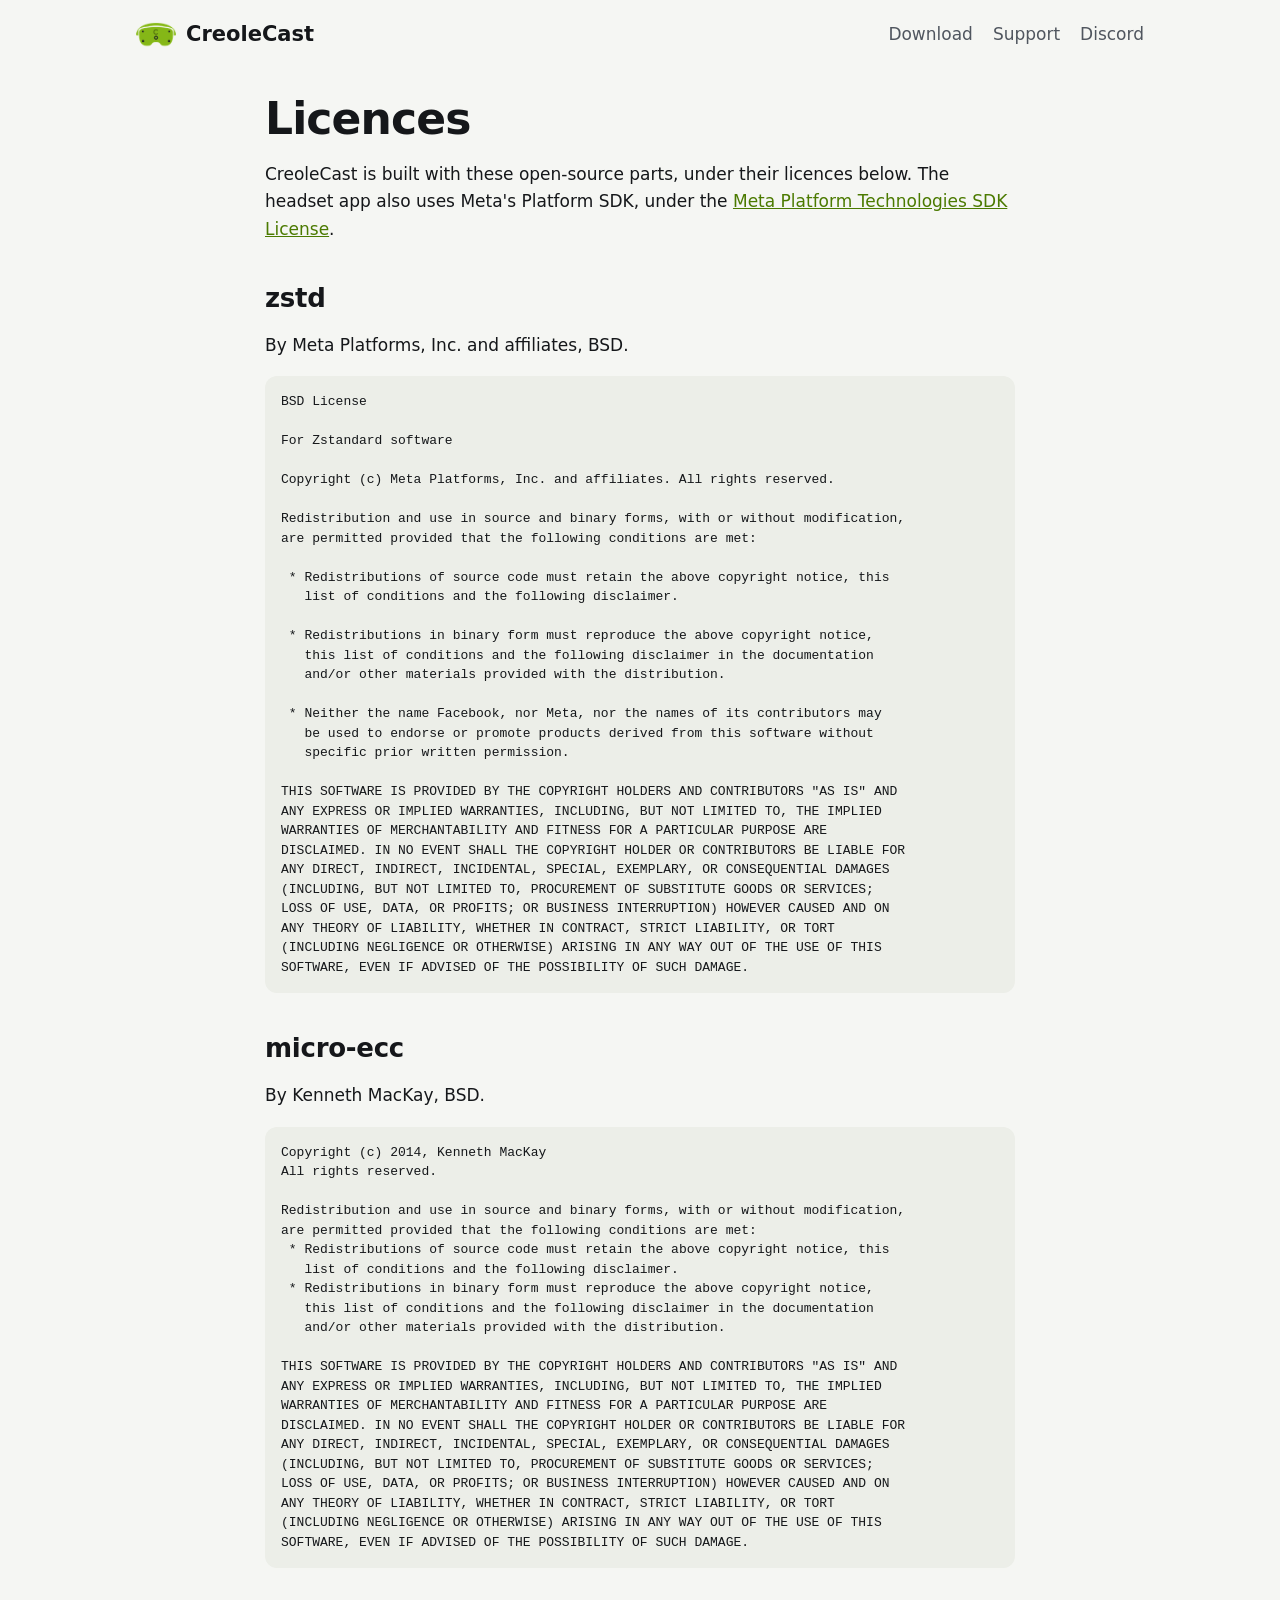
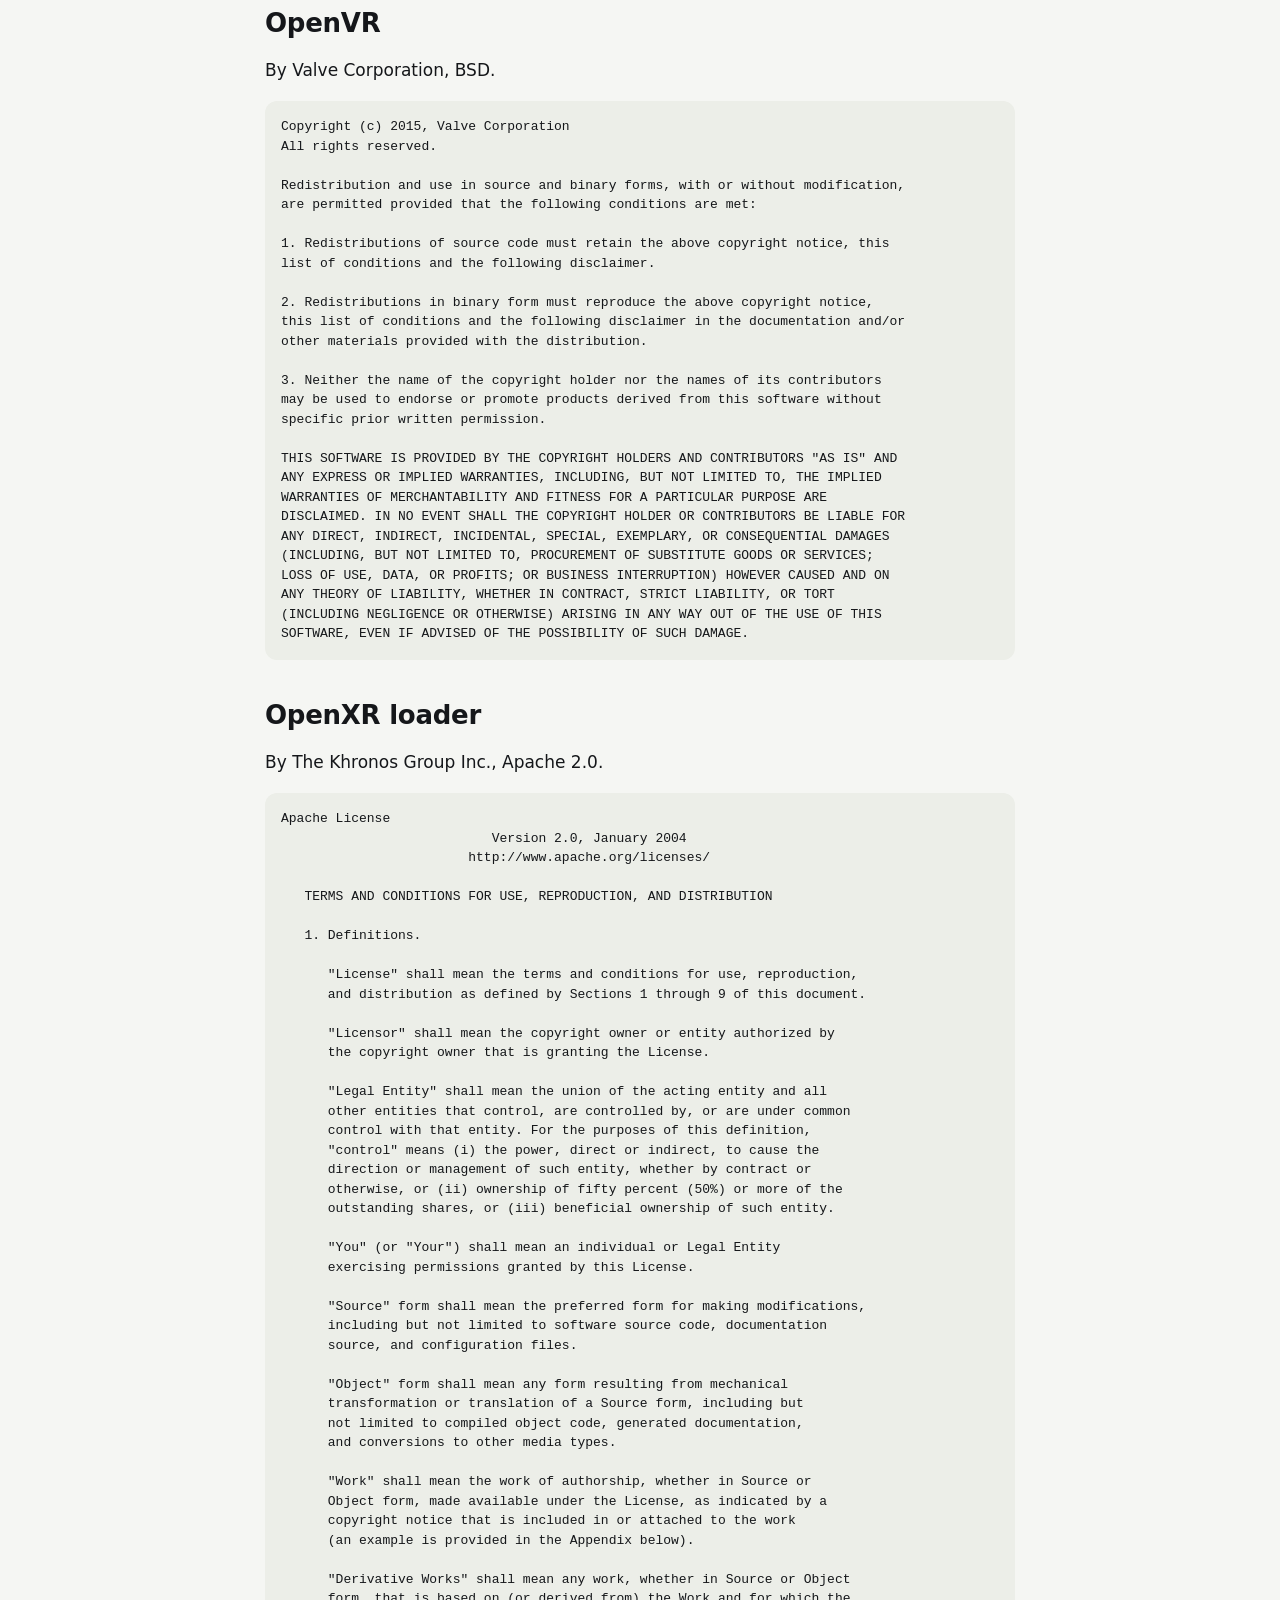
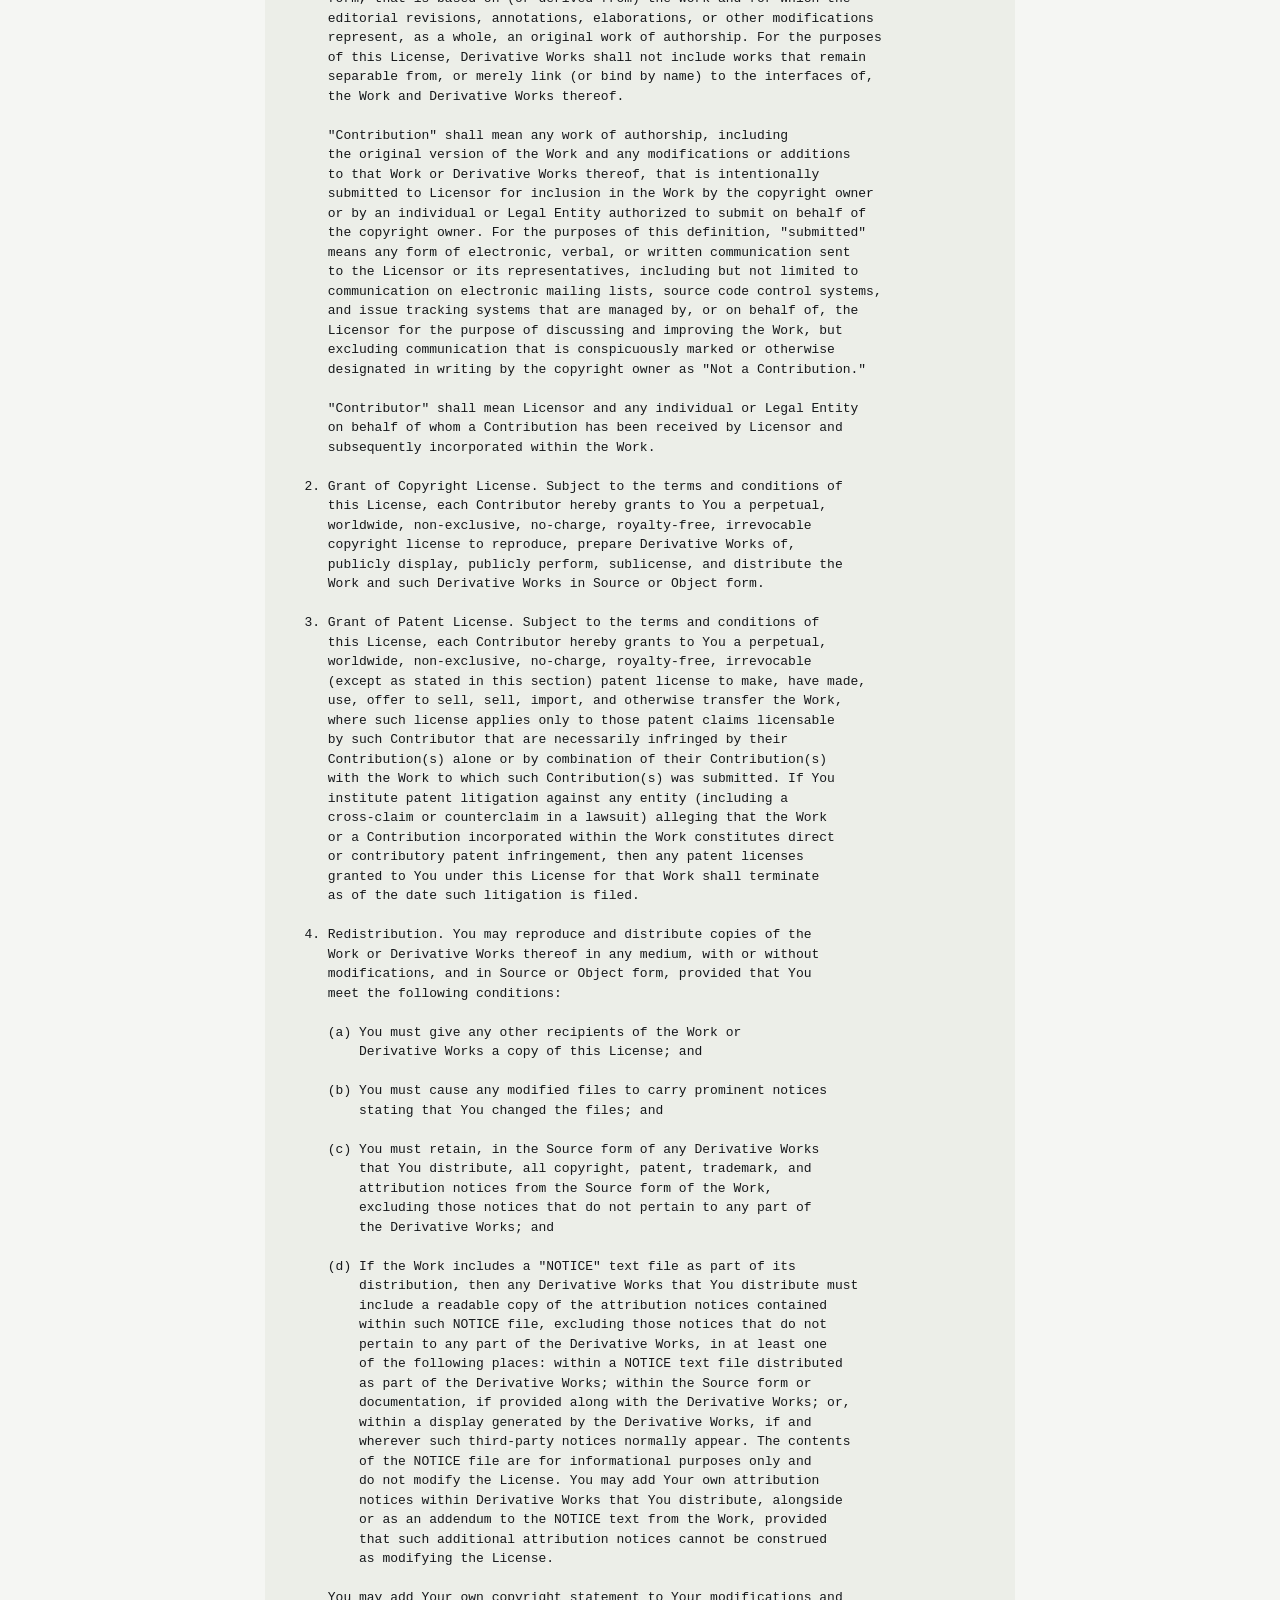
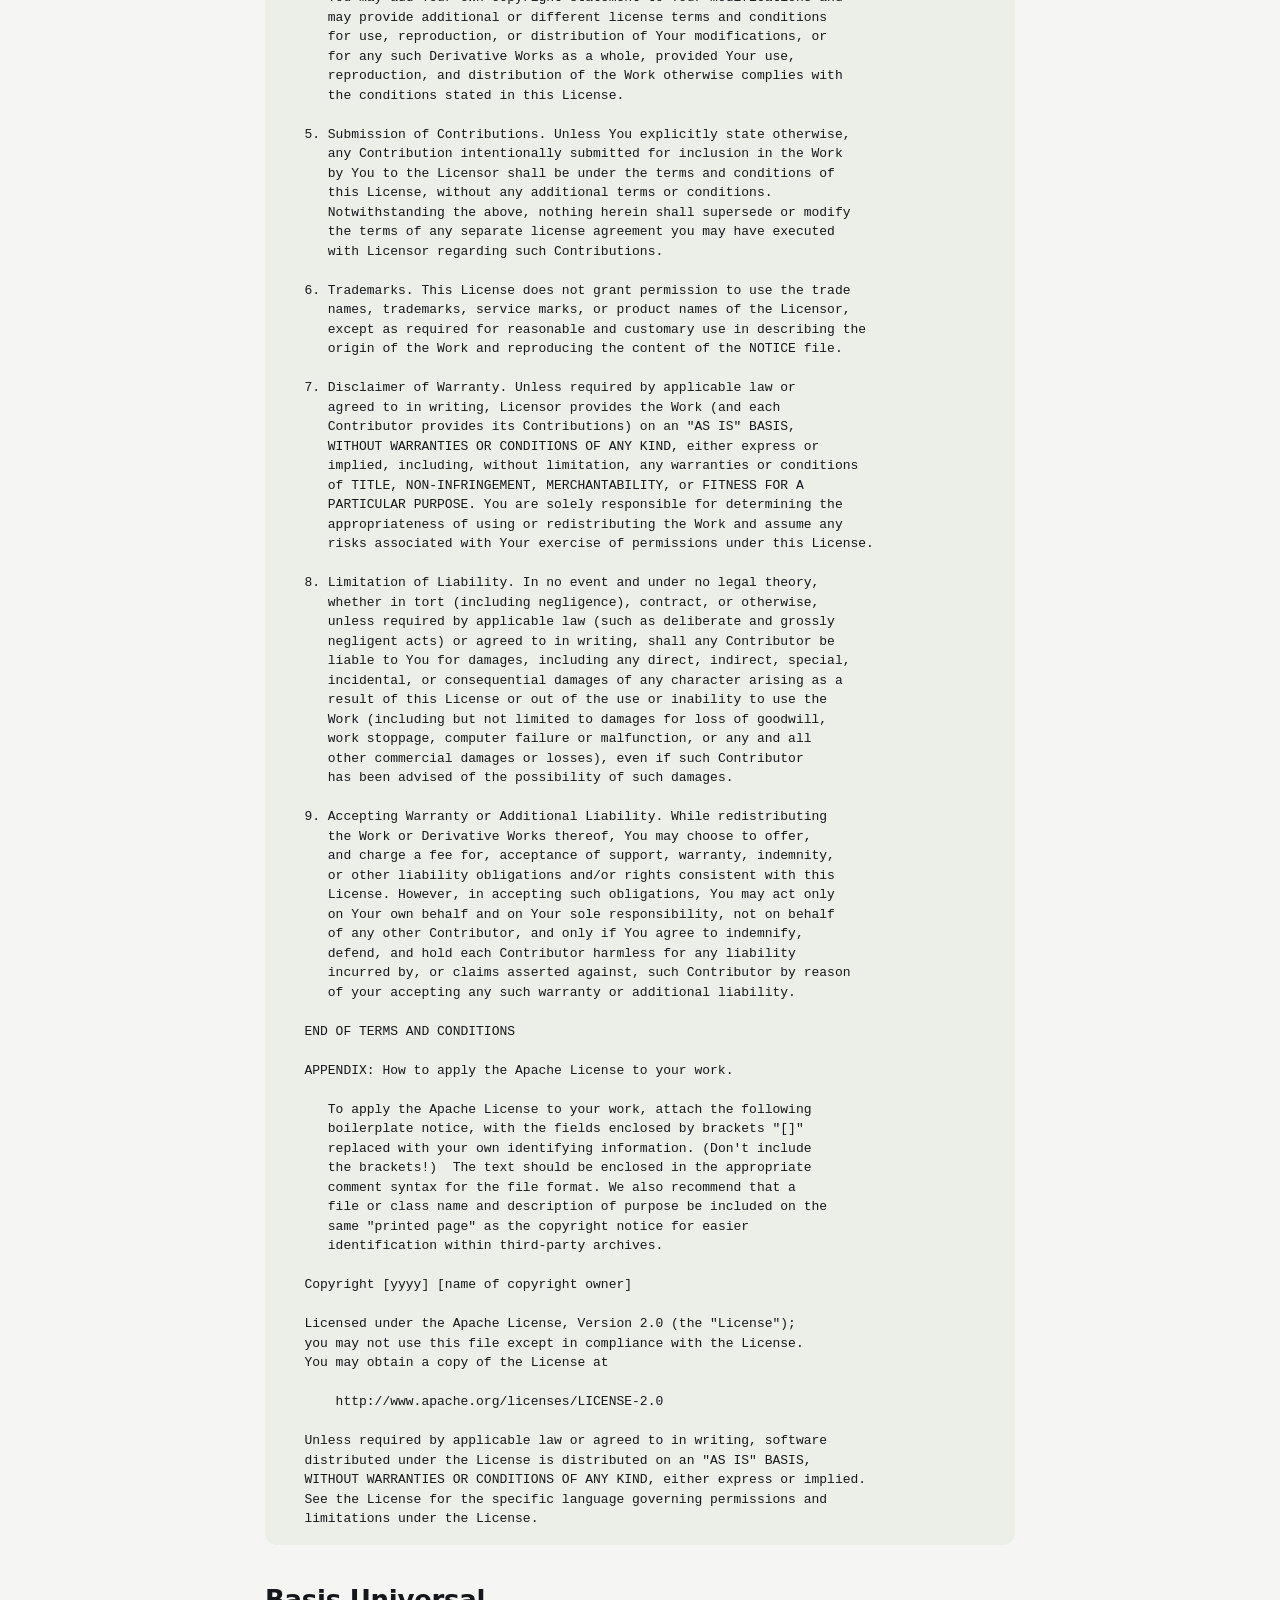
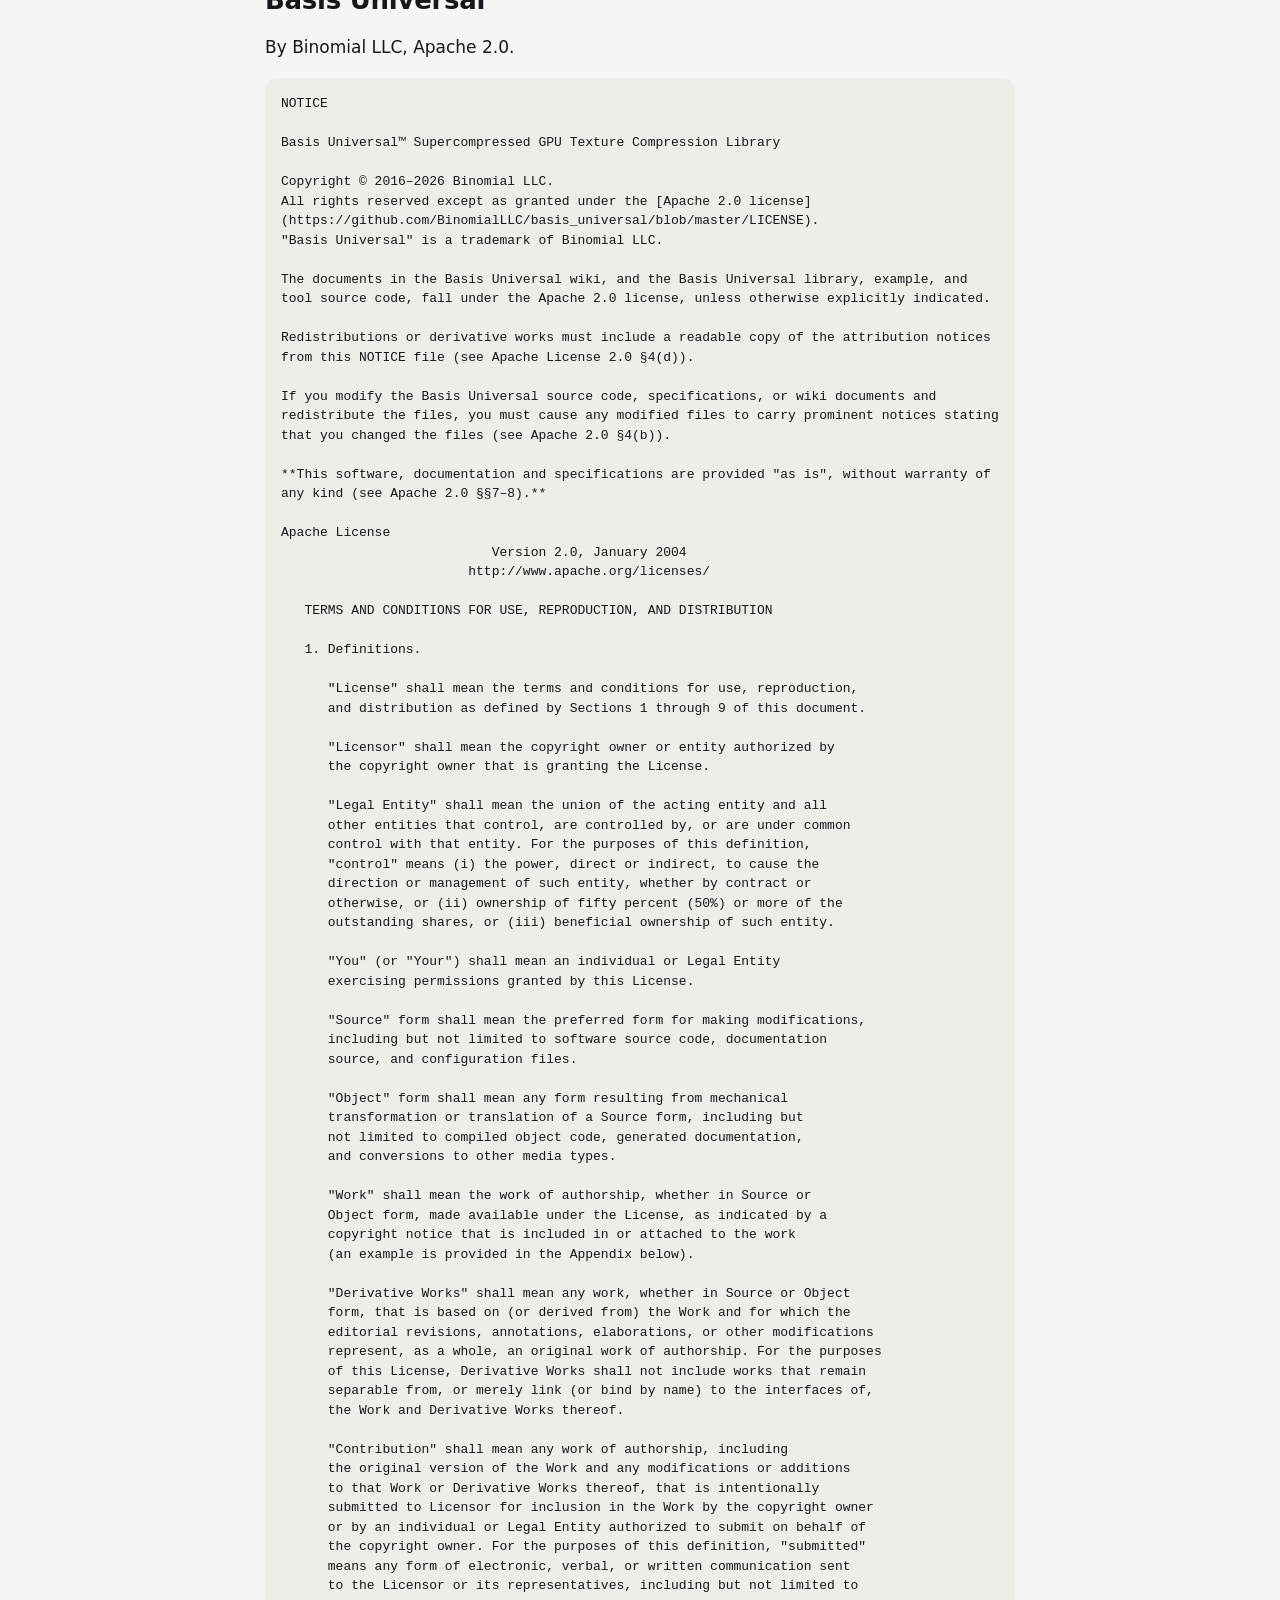
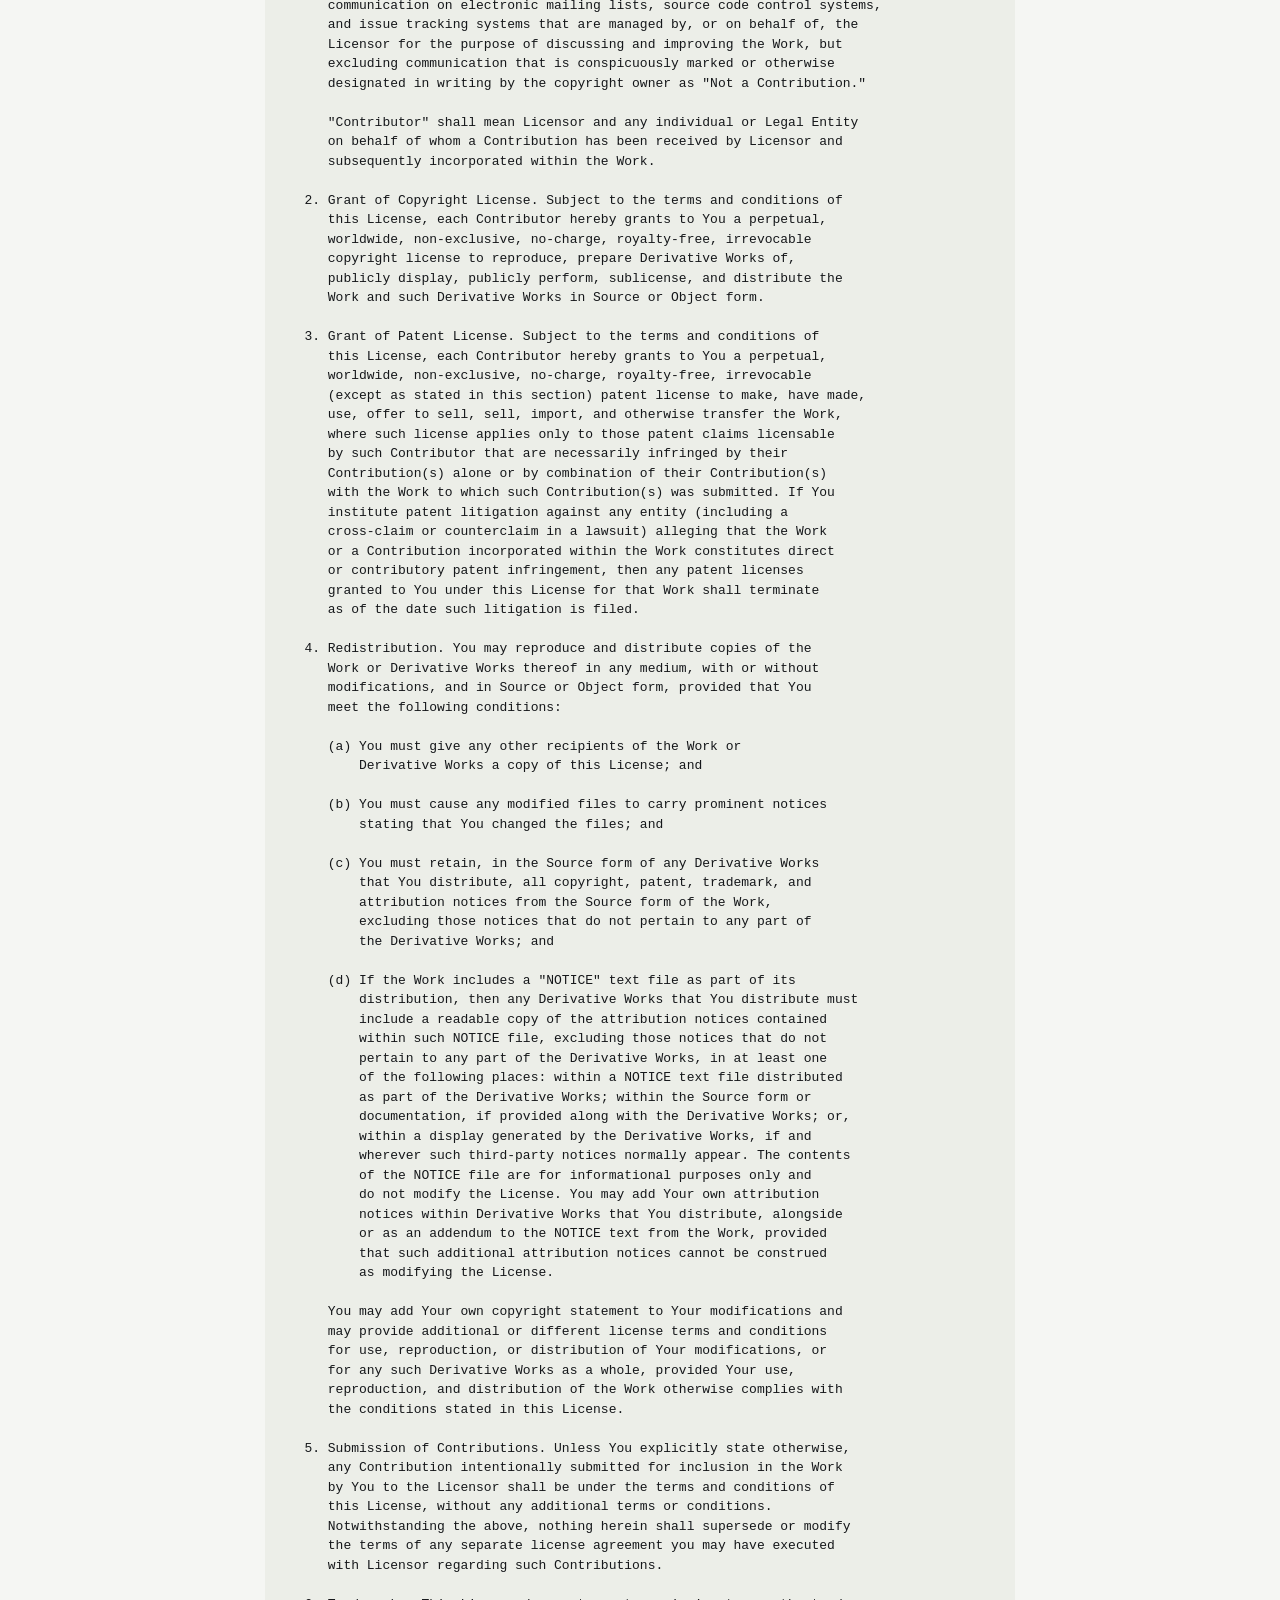
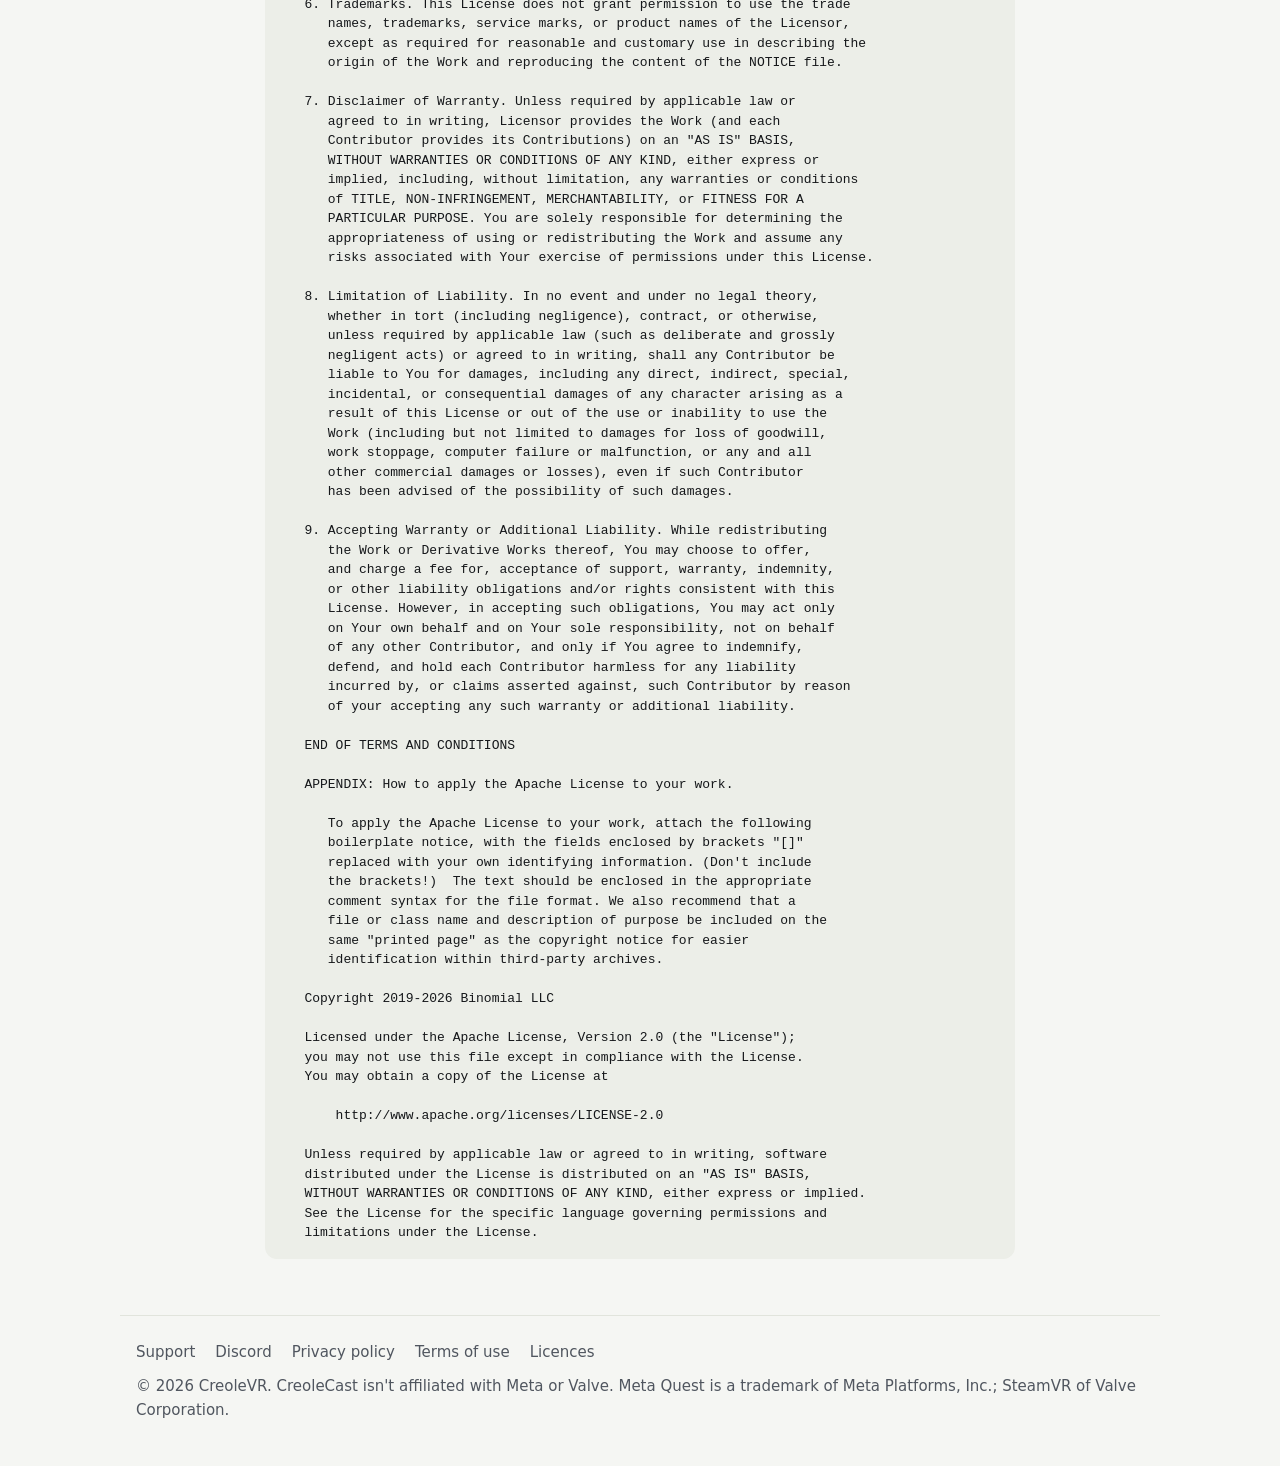
<file: licenses.html>
<!doctype html>
<html lang="en">
<head>
<meta charset="utf-8">
<meta name="viewport" content="width=device-width, initial-scale=1">
<title>CreoleCast Licences</title>
<meta name="description" content="The licences of the open-source parts CreoleCast is built with.">
<link rel="stylesheet" href="style.css">
<link rel="icon" href="img/icon-32.png" sizes="32x32" type="image/png">
<link rel="icon" href="img/icon-180.png" sizes="180x180" type="image/png">
<link rel="apple-touch-icon" href="img/icon-180.png">
<meta name="theme-color" content="#121417">
</head>
<body>
<header>
  <a class="brand" href="./"><img src="img/headset-small.png" alt="" width="40" height="26"> CreoleCast</a>
  <nav>
    <a href="./#download">Download</a>
    <a href="support.html">Support</a>
    <a href="https://discord.gg/XJzeZBkf7q">Discord</a>
  </nav>
</header>
<main class="prose">
  <h1>Licences</h1>
  <p>CreoleCast is built with these open-source parts, under their licences below. The headset app also uses Meta's
    Platform SDK, under the <a href="https://developers.meta.com/horizon/licenses/oculussdk/">Meta Platform Technologies SDK License</a>.</p>
  <h2>zstd</h2>
  <p>By Meta Platforms, Inc. and affiliates, BSD.</p>
  <pre>BSD License

For Zstandard software

Copyright (c) Meta Platforms, Inc. and affiliates. All rights reserved.

Redistribution and use in source and binary forms, with or without modification,
are permitted provided that the following conditions are met:

 * Redistributions of source code must retain the above copyright notice, this
   list of conditions and the following disclaimer.

 * Redistributions in binary form must reproduce the above copyright notice,
   this list of conditions and the following disclaimer in the documentation
   and/or other materials provided with the distribution.

 * Neither the name Facebook, nor Meta, nor the names of its contributors may
   be used to endorse or promote products derived from this software without
   specific prior written permission.

THIS SOFTWARE IS PROVIDED BY THE COPYRIGHT HOLDERS AND CONTRIBUTORS &quot;AS IS&quot; AND
ANY EXPRESS OR IMPLIED WARRANTIES, INCLUDING, BUT NOT LIMITED TO, THE IMPLIED
WARRANTIES OF MERCHANTABILITY AND FITNESS FOR A PARTICULAR PURPOSE ARE
DISCLAIMED. IN NO EVENT SHALL THE COPYRIGHT HOLDER OR CONTRIBUTORS BE LIABLE FOR
ANY DIRECT, INDIRECT, INCIDENTAL, SPECIAL, EXEMPLARY, OR CONSEQUENTIAL DAMAGES
(INCLUDING, BUT NOT LIMITED TO, PROCUREMENT OF SUBSTITUTE GOODS OR SERVICES;
LOSS OF USE, DATA, OR PROFITS; OR BUSINESS INTERRUPTION) HOWEVER CAUSED AND ON
ANY THEORY OF LIABILITY, WHETHER IN CONTRACT, STRICT LIABILITY, OR TORT
(INCLUDING NEGLIGENCE OR OTHERWISE) ARISING IN ANY WAY OUT OF THE USE OF THIS
SOFTWARE, EVEN IF ADVISED OF THE POSSIBILITY OF SUCH DAMAGE.</pre>
  <h2>micro-ecc</h2>
  <p>By Kenneth MacKay, BSD.</p>
  <pre>Copyright (c) 2014, Kenneth MacKay
All rights reserved.

Redistribution and use in source and binary forms, with or without modification,
are permitted provided that the following conditions are met:
 * Redistributions of source code must retain the above copyright notice, this
   list of conditions and the following disclaimer.
 * Redistributions in binary form must reproduce the above copyright notice,
   this list of conditions and the following disclaimer in the documentation
   and/or other materials provided with the distribution.

THIS SOFTWARE IS PROVIDED BY THE COPYRIGHT HOLDERS AND CONTRIBUTORS &quot;AS IS&quot; AND
ANY EXPRESS OR IMPLIED WARRANTIES, INCLUDING, BUT NOT LIMITED TO, THE IMPLIED
WARRANTIES OF MERCHANTABILITY AND FITNESS FOR A PARTICULAR PURPOSE ARE
DISCLAIMED. IN NO EVENT SHALL THE COPYRIGHT HOLDER OR CONTRIBUTORS BE LIABLE FOR
ANY DIRECT, INDIRECT, INCIDENTAL, SPECIAL, EXEMPLARY, OR CONSEQUENTIAL DAMAGES
(INCLUDING, BUT NOT LIMITED TO, PROCUREMENT OF SUBSTITUTE GOODS OR SERVICES;
LOSS OF USE, DATA, OR PROFITS; OR BUSINESS INTERRUPTION) HOWEVER CAUSED AND ON
ANY THEORY OF LIABILITY, WHETHER IN CONTRACT, STRICT LIABILITY, OR TORT
(INCLUDING NEGLIGENCE OR OTHERWISE) ARISING IN ANY WAY OUT OF THE USE OF THIS
SOFTWARE, EVEN IF ADVISED OF THE POSSIBILITY OF SUCH DAMAGE.</pre>
  <h2>OpenVR</h2>
  <p>By Valve Corporation, BSD.</p>
  <pre>Copyright (c) 2015, Valve Corporation
All rights reserved.

Redistribution and use in source and binary forms, with or without modification,
are permitted provided that the following conditions are met:

1. Redistributions of source code must retain the above copyright notice, this
list of conditions and the following disclaimer.

2. Redistributions in binary form must reproduce the above copyright notice,
this list of conditions and the following disclaimer in the documentation and/or
other materials provided with the distribution.

3. Neither the name of the copyright holder nor the names of its contributors
may be used to endorse or promote products derived from this software without
specific prior written permission.

THIS SOFTWARE IS PROVIDED BY THE COPYRIGHT HOLDERS AND CONTRIBUTORS &quot;AS IS&quot; AND
ANY EXPRESS OR IMPLIED WARRANTIES, INCLUDING, BUT NOT LIMITED TO, THE IMPLIED
WARRANTIES OF MERCHANTABILITY AND FITNESS FOR A PARTICULAR PURPOSE ARE
DISCLAIMED. IN NO EVENT SHALL THE COPYRIGHT HOLDER OR CONTRIBUTORS BE LIABLE FOR
ANY DIRECT, INDIRECT, INCIDENTAL, SPECIAL, EXEMPLARY, OR CONSEQUENTIAL DAMAGES
(INCLUDING, BUT NOT LIMITED TO, PROCUREMENT OF SUBSTITUTE GOODS OR SERVICES;
LOSS OF USE, DATA, OR PROFITS; OR BUSINESS INTERRUPTION) HOWEVER CAUSED AND ON
ANY THEORY OF LIABILITY, WHETHER IN CONTRACT, STRICT LIABILITY, OR TORT
(INCLUDING NEGLIGENCE OR OTHERWISE) ARISING IN ANY WAY OUT OF THE USE OF THIS
SOFTWARE, EVEN IF ADVISED OF THE POSSIBILITY OF SUCH DAMAGE.</pre>
  <h2>OpenXR loader</h2>
  <p>By The Khronos Group Inc., Apache 2.0.</p>
  <pre>Apache License
                           Version 2.0, January 2004
                        http://www.apache.org/licenses/

   TERMS AND CONDITIONS FOR USE, REPRODUCTION, AND DISTRIBUTION

   1. Definitions.

      &quot;License&quot; shall mean the terms and conditions for use, reproduction,
      and distribution as defined by Sections 1 through 9 of this document.

      &quot;Licensor&quot; shall mean the copyright owner or entity authorized by
      the copyright owner that is granting the License.

      &quot;Legal Entity&quot; shall mean the union of the acting entity and all
      other entities that control, are controlled by, or are under common
      control with that entity. For the purposes of this definition,
      &quot;control&quot; means (i) the power, direct or indirect, to cause the
      direction or management of such entity, whether by contract or
      otherwise, or (ii) ownership of fifty percent (50%) or more of the
      outstanding shares, or (iii) beneficial ownership of such entity.

      &quot;You&quot; (or &quot;Your&quot;) shall mean an individual or Legal Entity
      exercising permissions granted by this License.

      &quot;Source&quot; form shall mean the preferred form for making modifications,
      including but not limited to software source code, documentation
      source, and configuration files.

      &quot;Object&quot; form shall mean any form resulting from mechanical
      transformation or translation of a Source form, including but
      not limited to compiled object code, generated documentation,
      and conversions to other media types.

      &quot;Work&quot; shall mean the work of authorship, whether in Source or
      Object form, made available under the License, as indicated by a
      copyright notice that is included in or attached to the work
      (an example is provided in the Appendix below).

      &quot;Derivative Works&quot; shall mean any work, whether in Source or Object
      form, that is based on (or derived from) the Work and for which the
      editorial revisions, annotations, elaborations, or other modifications
      represent, as a whole, an original work of authorship. For the purposes
      of this License, Derivative Works shall not include works that remain
      separable from, or merely link (or bind by name) to the interfaces of,
      the Work and Derivative Works thereof.

      &quot;Contribution&quot; shall mean any work of authorship, including
      the original version of the Work and any modifications or additions
      to that Work or Derivative Works thereof, that is intentionally
      submitted to Licensor for inclusion in the Work by the copyright owner
      or by an individual or Legal Entity authorized to submit on behalf of
      the copyright owner. For the purposes of this definition, &quot;submitted&quot;
      means any form of electronic, verbal, or written communication sent
      to the Licensor or its representatives, including but not limited to
      communication on electronic mailing lists, source code control systems,
      and issue tracking systems that are managed by, or on behalf of, the
      Licensor for the purpose of discussing and improving the Work, but
      excluding communication that is conspicuously marked or otherwise
      designated in writing by the copyright owner as &quot;Not a Contribution.&quot;

      &quot;Contributor&quot; shall mean Licensor and any individual or Legal Entity
      on behalf of whom a Contribution has been received by Licensor and
      subsequently incorporated within the Work.

   2. Grant of Copyright License. Subject to the terms and conditions of
      this License, each Contributor hereby grants to You a perpetual,
      worldwide, non-exclusive, no-charge, royalty-free, irrevocable
      copyright license to reproduce, prepare Derivative Works of,
      publicly display, publicly perform, sublicense, and distribute the
      Work and such Derivative Works in Source or Object form.

   3. Grant of Patent License. Subject to the terms and conditions of
      this License, each Contributor hereby grants to You a perpetual,
      worldwide, non-exclusive, no-charge, royalty-free, irrevocable
      (except as stated in this section) patent license to make, have made,
      use, offer to sell, sell, import, and otherwise transfer the Work,
      where such license applies only to those patent claims licensable
      by such Contributor that are necessarily infringed by their
      Contribution(s) alone or by combination of their Contribution(s)
      with the Work to which such Contribution(s) was submitted. If You
      institute patent litigation against any entity (including a
      cross-claim or counterclaim in a lawsuit) alleging that the Work
      or a Contribution incorporated within the Work constitutes direct
      or contributory patent infringement, then any patent licenses
      granted to You under this License for that Work shall terminate
      as of the date such litigation is filed.

   4. Redistribution. You may reproduce and distribute copies of the
      Work or Derivative Works thereof in any medium, with or without
      modifications, and in Source or Object form, provided that You
      meet the following conditions:

      (a) You must give any other recipients of the Work or
          Derivative Works a copy of this License; and

      (b) You must cause any modified files to carry prominent notices
          stating that You changed the files; and

      (c) You must retain, in the Source form of any Derivative Works
          that You distribute, all copyright, patent, trademark, and
          attribution notices from the Source form of the Work,
          excluding those notices that do not pertain to any part of
          the Derivative Works; and

      (d) If the Work includes a &quot;NOTICE&quot; text file as part of its
          distribution, then any Derivative Works that You distribute must
          include a readable copy of the attribution notices contained
          within such NOTICE file, excluding those notices that do not
          pertain to any part of the Derivative Works, in at least one
          of the following places: within a NOTICE text file distributed
          as part of the Derivative Works; within the Source form or
          documentation, if provided along with the Derivative Works; or,
          within a display generated by the Derivative Works, if and
          wherever such third-party notices normally appear. The contents
          of the NOTICE file are for informational purposes only and
          do not modify the License. You may add Your own attribution
          notices within Derivative Works that You distribute, alongside
          or as an addendum to the NOTICE text from the Work, provided
          that such additional attribution notices cannot be construed
          as modifying the License.

      You may add Your own copyright statement to Your modifications and
      may provide additional or different license terms and conditions
      for use, reproduction, or distribution of Your modifications, or
      for any such Derivative Works as a whole, provided Your use,
      reproduction, and distribution of the Work otherwise complies with
      the conditions stated in this License.

   5. Submission of Contributions. Unless You explicitly state otherwise,
      any Contribution intentionally submitted for inclusion in the Work
      by You to the Licensor shall be under the terms and conditions of
      this License, without any additional terms or conditions.
      Notwithstanding the above, nothing herein shall supersede or modify
      the terms of any separate license agreement you may have executed
      with Licensor regarding such Contributions.

   6. Trademarks. This License does not grant permission to use the trade
      names, trademarks, service marks, or product names of the Licensor,
      except as required for reasonable and customary use in describing the
      origin of the Work and reproducing the content of the NOTICE file.

   7. Disclaimer of Warranty. Unless required by applicable law or
      agreed to in writing, Licensor provides the Work (and each
      Contributor provides its Contributions) on an &quot;AS IS&quot; BASIS,
      WITHOUT WARRANTIES OR CONDITIONS OF ANY KIND, either express or
      implied, including, without limitation, any warranties or conditions
      of TITLE, NON-INFRINGEMENT, MERCHANTABILITY, or FITNESS FOR A
      PARTICULAR PURPOSE. You are solely responsible for determining the
      appropriateness of using or redistributing the Work and assume any
      risks associated with Your exercise of permissions under this License.

   8. Limitation of Liability. In no event and under no legal theory,
      whether in tort (including negligence), contract, or otherwise,
      unless required by applicable law (such as deliberate and grossly
      negligent acts) or agreed to in writing, shall any Contributor be
      liable to You for damages, including any direct, indirect, special,
      incidental, or consequential damages of any character arising as a
      result of this License or out of the use or inability to use the
      Work (including but not limited to damages for loss of goodwill,
      work stoppage, computer failure or malfunction, or any and all
      other commercial damages or losses), even if such Contributor
      has been advised of the possibility of such damages.

   9. Accepting Warranty or Additional Liability. While redistributing
      the Work or Derivative Works thereof, You may choose to offer,
      and charge a fee for, acceptance of support, warranty, indemnity,
      or other liability obligations and/or rights consistent with this
      License. However, in accepting such obligations, You may act only
      on Your own behalf and on Your sole responsibility, not on behalf
      of any other Contributor, and only if You agree to indemnify,
      defend, and hold each Contributor harmless for any liability
      incurred by, or claims asserted against, such Contributor by reason
      of your accepting any such warranty or additional liability.

   END OF TERMS AND CONDITIONS

   APPENDIX: How to apply the Apache License to your work.

      To apply the Apache License to your work, attach the following
      boilerplate notice, with the fields enclosed by brackets &quot;[]&quot;
      replaced with your own identifying information. (Don&#x27;t include
      the brackets!)  The text should be enclosed in the appropriate
      comment syntax for the file format. We also recommend that a
      file or class name and description of purpose be included on the
      same &quot;printed page&quot; as the copyright notice for easier
      identification within third-party archives.

   Copyright [yyyy] [name of copyright owner]

   Licensed under the Apache License, Version 2.0 (the &quot;License&quot;);
   you may not use this file except in compliance with the License.
   You may obtain a copy of the License at

       http://www.apache.org/licenses/LICENSE-2.0

   Unless required by applicable law or agreed to in writing, software
   distributed under the License is distributed on an &quot;AS IS&quot; BASIS,
   WITHOUT WARRANTIES OR CONDITIONS OF ANY KIND, either express or implied.
   See the License for the specific language governing permissions and
   limitations under the License.</pre>
  <h2>Basis Universal</h2>
  <p>By Binomial LLC, Apache 2.0.</p>
  <pre>NOTICE

Basis Universal™ Supercompressed GPU Texture Compression Library

Copyright © 2016–2026 Binomial LLC. 
All rights reserved except as granted under the [Apache 2.0 license](https://github.com/BinomialLLC/basis_universal/blob/master/LICENSE).
&quot;Basis Universal&quot; is a trademark of Binomial LLC.

The documents in the Basis Universal wiki, and the Basis Universal library, example, and tool source code, fall under the Apache 2.0 license, unless otherwise explicitly indicated. 

Redistributions or derivative works must include a readable copy of the attribution notices from this NOTICE file (see Apache License 2.0 §4(d)).

If you modify the Basis Universal source code, specifications, or wiki documents and redistribute the files, you must cause any modified files to carry prominent notices stating that you changed the files (see Apache 2.0 §4(b)).

**This software, documentation and specifications are provided &quot;as is&quot;, without warranty of any kind (see Apache 2.0 §§7–8).**

Apache License
                           Version 2.0, January 2004
                        http://www.apache.org/licenses/

   TERMS AND CONDITIONS FOR USE, REPRODUCTION, AND DISTRIBUTION

   1. Definitions.

      &quot;License&quot; shall mean the terms and conditions for use, reproduction,
      and distribution as defined by Sections 1 through 9 of this document.

      &quot;Licensor&quot; shall mean the copyright owner or entity authorized by
      the copyright owner that is granting the License.

      &quot;Legal Entity&quot; shall mean the union of the acting entity and all
      other entities that control, are controlled by, or are under common
      control with that entity. For the purposes of this definition,
      &quot;control&quot; means (i) the power, direct or indirect, to cause the
      direction or management of such entity, whether by contract or
      otherwise, or (ii) ownership of fifty percent (50%) or more of the
      outstanding shares, or (iii) beneficial ownership of such entity.

      &quot;You&quot; (or &quot;Your&quot;) shall mean an individual or Legal Entity
      exercising permissions granted by this License.

      &quot;Source&quot; form shall mean the preferred form for making modifications,
      including but not limited to software source code, documentation
      source, and configuration files.

      &quot;Object&quot; form shall mean any form resulting from mechanical
      transformation or translation of a Source form, including but
      not limited to compiled object code, generated documentation,
      and conversions to other media types.

      &quot;Work&quot; shall mean the work of authorship, whether in Source or
      Object form, made available under the License, as indicated by a
      copyright notice that is included in or attached to the work
      (an example is provided in the Appendix below).

      &quot;Derivative Works&quot; shall mean any work, whether in Source or Object
      form, that is based on (or derived from) the Work and for which the
      editorial revisions, annotations, elaborations, or other modifications
      represent, as a whole, an original work of authorship. For the purposes
      of this License, Derivative Works shall not include works that remain
      separable from, or merely link (or bind by name) to the interfaces of,
      the Work and Derivative Works thereof.

      &quot;Contribution&quot; shall mean any work of authorship, including
      the original version of the Work and any modifications or additions
      to that Work or Derivative Works thereof, that is intentionally
      submitted to Licensor for inclusion in the Work by the copyright owner
      or by an individual or Legal Entity authorized to submit on behalf of
      the copyright owner. For the purposes of this definition, &quot;submitted&quot;
      means any form of electronic, verbal, or written communication sent
      to the Licensor or its representatives, including but not limited to
      communication on electronic mailing lists, source code control systems,
      and issue tracking systems that are managed by, or on behalf of, the
      Licensor for the purpose of discussing and improving the Work, but
      excluding communication that is conspicuously marked or otherwise
      designated in writing by the copyright owner as &quot;Not a Contribution.&quot;

      &quot;Contributor&quot; shall mean Licensor and any individual or Legal Entity
      on behalf of whom a Contribution has been received by Licensor and
      subsequently incorporated within the Work.

   2. Grant of Copyright License. Subject to the terms and conditions of
      this License, each Contributor hereby grants to You a perpetual,
      worldwide, non-exclusive, no-charge, royalty-free, irrevocable
      copyright license to reproduce, prepare Derivative Works of,
      publicly display, publicly perform, sublicense, and distribute the
      Work and such Derivative Works in Source or Object form.

   3. Grant of Patent License. Subject to the terms and conditions of
      this License, each Contributor hereby grants to You a perpetual,
      worldwide, non-exclusive, no-charge, royalty-free, irrevocable
      (except as stated in this section) patent license to make, have made,
      use, offer to sell, sell, import, and otherwise transfer the Work,
      where such license applies only to those patent claims licensable
      by such Contributor that are necessarily infringed by their
      Contribution(s) alone or by combination of their Contribution(s)
      with the Work to which such Contribution(s) was submitted. If You
      institute patent litigation against any entity (including a
      cross-claim or counterclaim in a lawsuit) alleging that the Work
      or a Contribution incorporated within the Work constitutes direct
      or contributory patent infringement, then any patent licenses
      granted to You under this License for that Work shall terminate
      as of the date such litigation is filed.

   4. Redistribution. You may reproduce and distribute copies of the
      Work or Derivative Works thereof in any medium, with or without
      modifications, and in Source or Object form, provided that You
      meet the following conditions:

      (a) You must give any other recipients of the Work or
          Derivative Works a copy of this License; and

      (b) You must cause any modified files to carry prominent notices
          stating that You changed the files; and

      (c) You must retain, in the Source form of any Derivative Works
          that You distribute, all copyright, patent, trademark, and
          attribution notices from the Source form of the Work,
          excluding those notices that do not pertain to any part of
          the Derivative Works; and

      (d) If the Work includes a &quot;NOTICE&quot; text file as part of its
          distribution, then any Derivative Works that You distribute must
          include a readable copy of the attribution notices contained
          within such NOTICE file, excluding those notices that do not
          pertain to any part of the Derivative Works, in at least one
          of the following places: within a NOTICE text file distributed
          as part of the Derivative Works; within the Source form or
          documentation, if provided along with the Derivative Works; or,
          within a display generated by the Derivative Works, if and
          wherever such third-party notices normally appear. The contents
          of the NOTICE file are for informational purposes only and
          do not modify the License. You may add Your own attribution
          notices within Derivative Works that You distribute, alongside
          or as an addendum to the NOTICE text from the Work, provided
          that such additional attribution notices cannot be construed
          as modifying the License.

      You may add Your own copyright statement to Your modifications and
      may provide additional or different license terms and conditions
      for use, reproduction, or distribution of Your modifications, or
      for any such Derivative Works as a whole, provided Your use,
      reproduction, and distribution of the Work otherwise complies with
      the conditions stated in this License.

   5. Submission of Contributions. Unless You explicitly state otherwise,
      any Contribution intentionally submitted for inclusion in the Work
      by You to the Licensor shall be under the terms and conditions of
      this License, without any additional terms or conditions.
      Notwithstanding the above, nothing herein shall supersede or modify
      the terms of any separate license agreement you may have executed
      with Licensor regarding such Contributions.

   6. Trademarks. This License does not grant permission to use the trade
      names, trademarks, service marks, or product names of the Licensor,
      except as required for reasonable and customary use in describing the
      origin of the Work and reproducing the content of the NOTICE file.

   7. Disclaimer of Warranty. Unless required by applicable law or
      agreed to in writing, Licensor provides the Work (and each
      Contributor provides its Contributions) on an &quot;AS IS&quot; BASIS,
      WITHOUT WARRANTIES OR CONDITIONS OF ANY KIND, either express or
      implied, including, without limitation, any warranties or conditions
      of TITLE, NON-INFRINGEMENT, MERCHANTABILITY, or FITNESS FOR A
      PARTICULAR PURPOSE. You are solely responsible for determining the
      appropriateness of using or redistributing the Work and assume any
      risks associated with Your exercise of permissions under this License.

   8. Limitation of Liability. In no event and under no legal theory,
      whether in tort (including negligence), contract, or otherwise,
      unless required by applicable law (such as deliberate and grossly
      negligent acts) or agreed to in writing, shall any Contributor be
      liable to You for damages, including any direct, indirect, special,
      incidental, or consequential damages of any character arising as a
      result of this License or out of the use or inability to use the
      Work (including but not limited to damages for loss of goodwill,
      work stoppage, computer failure or malfunction, or any and all
      other commercial damages or losses), even if such Contributor
      has been advised of the possibility of such damages.

   9. Accepting Warranty or Additional Liability. While redistributing
      the Work or Derivative Works thereof, You may choose to offer,
      and charge a fee for, acceptance of support, warranty, indemnity,
      or other liability obligations and/or rights consistent with this
      License. However, in accepting such obligations, You may act only
      on Your own behalf and on Your sole responsibility, not on behalf
      of any other Contributor, and only if You agree to indemnify,
      defend, and hold each Contributor harmless for any liability
      incurred by, or claims asserted against, such Contributor by reason
      of your accepting any such warranty or additional liability.

   END OF TERMS AND CONDITIONS

   APPENDIX: How to apply the Apache License to your work.

      To apply the Apache License to your work, attach the following
      boilerplate notice, with the fields enclosed by brackets &quot;[]&quot;
      replaced with your own identifying information. (Don&#x27;t include
      the brackets!)  The text should be enclosed in the appropriate
      comment syntax for the file format. We also recommend that a
      file or class name and description of purpose be included on the
      same &quot;printed page&quot; as the copyright notice for easier
      identification within third-party archives.

   Copyright 2019-2026 Binomial LLC

   Licensed under the Apache License, Version 2.0 (the &quot;License&quot;);
   you may not use this file except in compliance with the License.
   You may obtain a copy of the License at

       http://www.apache.org/licenses/LICENSE-2.0

   Unless required by applicable law or agreed to in writing, software
   distributed under the License is distributed on an &quot;AS IS&quot; BASIS,
   WITHOUT WARRANTIES OR CONDITIONS OF ANY KIND, either express or implied.
   See the License for the specific language governing permissions and
   limitations under the License.</pre>
</main>
<footer>
  <nav><a href="support.html">Support</a><a href="https://discord.gg/XJzeZBkf7q">Discord</a><a href="privacy.html">Privacy policy</a><a href="terms.html">Terms of use</a><a href="licenses.html">Licences</a></nav>
  <p>© 2026 CreoleVR. CreoleCast isn't affiliated with Meta or Valve. Meta Quest is a trademark of Meta Platforms, Inc.; SteamVR of Valve Corporation.</p>
</footer>
</body>
</html>
</file>
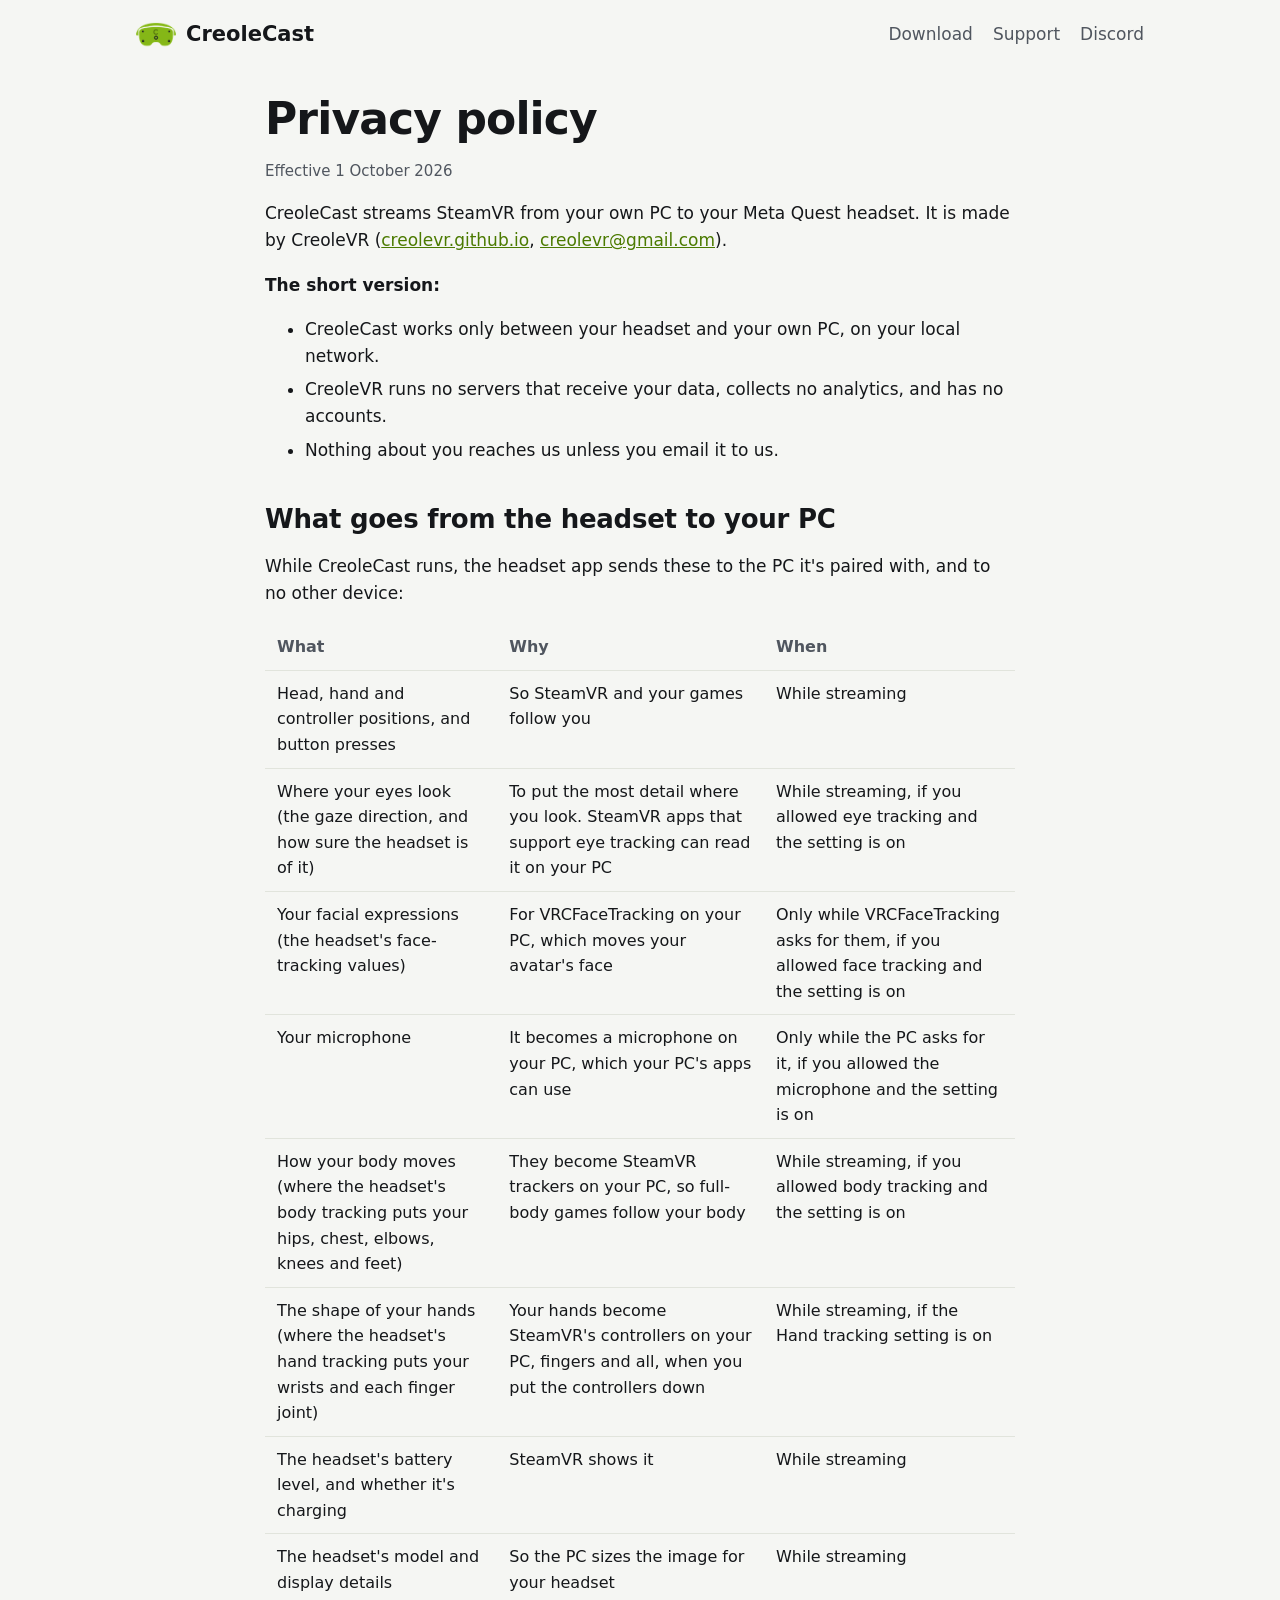
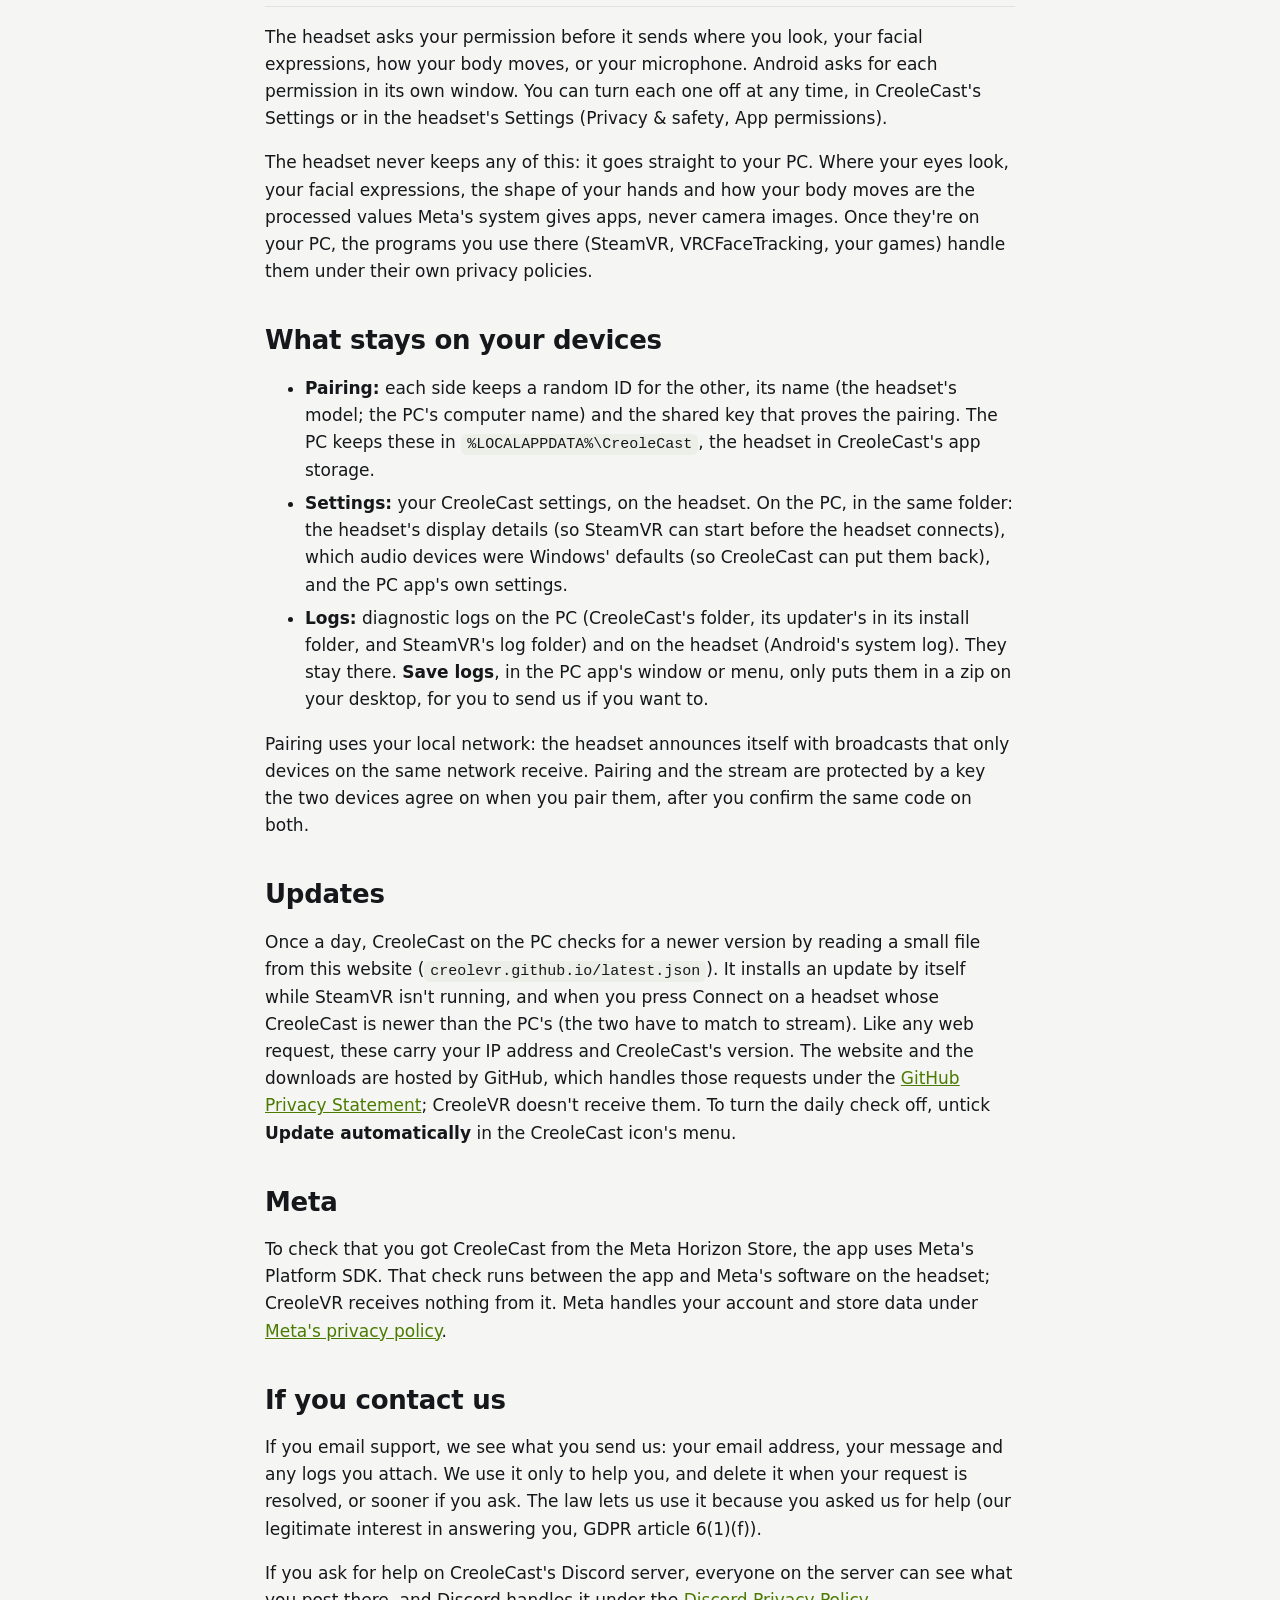
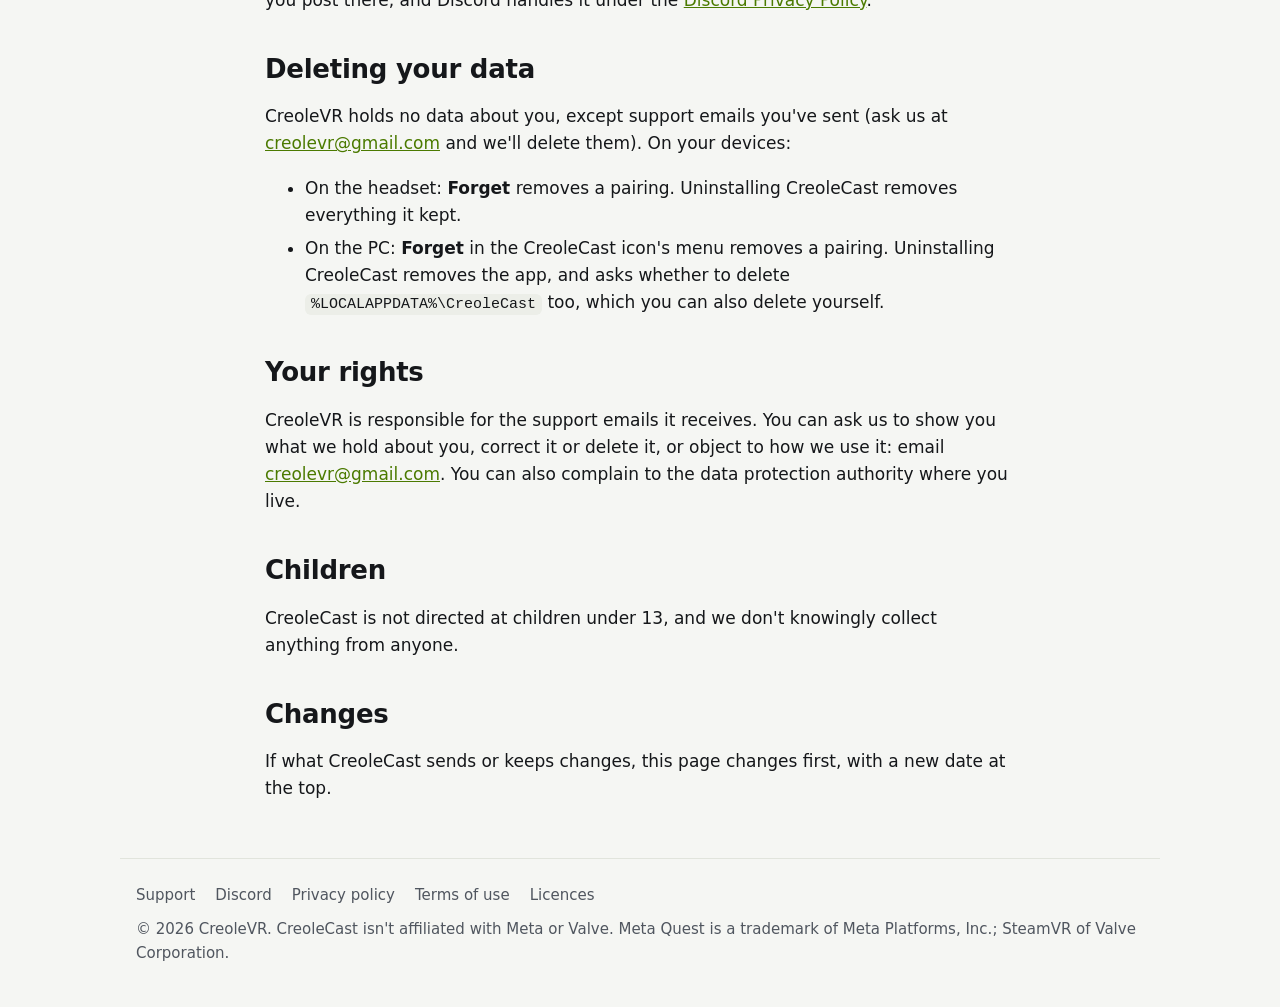
<file: privacy.html>
<!doctype html>
<html lang="en">
<head>
<meta charset="utf-8">
<meta name="viewport" content="width=device-width, initial-scale=1">
<title>CreoleCast Privacy Policy</title>
<meta name="description" content="What CreoleCast sends, where, and what it keeps: everything stays between your headset and your own PC.">
<link rel="stylesheet" href="style.css">
<link rel="icon" href="img/icon-32.png" sizes="32x32" type="image/png">
<link rel="icon" href="img/icon-180.png" sizes="180x180" type="image/png">
<link rel="apple-touch-icon" href="img/icon-180.png">
<meta name="theme-color" content="#121417">
</head>
<body>
<header>
  <a class="brand" href="./"><img src="img/headset-small.png" alt="" width="40" height="26"> CreoleCast</a>
  <nav>
    <a href="./#download">Download</a>
    <a href="support.html">Support</a>
    <a href="https://discord.gg/XJzeZBkf7q">Discord</a>
  </nav>
</header>
<main class="prose">
  <h1>Privacy policy</h1>
  <p class="small">Effective 1 October 2026</p>
  <p>CreoleCast streams SteamVR from your own PC to your Meta Quest headset. It is made by CreoleVR (<a href="https://creolevr.github.io">creolevr.github.io</a>, <a href="mailto:creolevr@gmail.com">creolevr@gmail.com</a>).</p>

  <p><b>The short version:</b></p>
  <ul>
    <li>CreoleCast works only between your headset and your own PC, on your local network.</li>
    <li>CreoleVR runs no servers that receive your data, collects no analytics, and has no accounts.</li>
    <li>Nothing about you reaches us unless you email it to us.</li>
  </ul>

  <h2>What goes from the headset to your PC</h2>
  <p>While CreoleCast runs, the headset app sends these to the PC it's paired with, and to no other device:</p>
  <div class="table">
  <table>
    <tr><th>What</th><th>Why</th><th>When</th></tr>
    <tr><td>Head, hand and controller positions, and button presses</td><td>So SteamVR and your games follow you</td><td>While streaming</td></tr>
    <tr><td>Where your eyes look (the gaze direction, and how sure the headset is of it)</td><td>To put the most detail where you look. SteamVR apps that support eye tracking can read it on your PC</td><td>While streaming, if you allowed eye tracking and the setting is on</td></tr>
    <tr><td>Your facial expressions (the headset's face-tracking values)</td><td>For VRCFaceTracking on your PC, which moves your avatar's face</td><td>Only while VRCFaceTracking asks for them, if you allowed face tracking and the setting is on</td></tr>
    <tr><td>Your microphone</td><td>It becomes a microphone on your PC, which your PC's apps can use</td><td>Only while the PC asks for it, if you allowed the microphone and the setting is on</td></tr>
    <tr><td>How your body moves (where the headset's body tracking puts your hips, chest, elbows, knees and feet)</td><td>They become SteamVR trackers on your PC, so full-body games follow your body</td><td>While streaming, if you allowed body tracking and the setting is on</td></tr>
    <tr><td>The shape of your hands (where the headset's hand tracking puts your wrists and each finger joint)</td><td>Your hands become SteamVR's controllers on your PC, fingers and all, when you put the controllers down</td><td>While streaming, if the Hand tracking setting is on</td></tr>
    <tr><td>The headset's battery level, and whether it's charging</td><td>SteamVR shows it</td><td>While streaming</td></tr>
    <tr><td>The headset's model and display details</td><td>So the PC sizes the image for your headset</td><td>While streaming</td></tr>
  </table>
  </div>
  <p>The headset asks your permission before it sends where you look, your facial expressions, how your body moves, or your microphone. Android asks for each permission in its own window. You can turn each one off at any time, in CreoleCast's Settings or in the headset's Settings (Privacy &amp; safety, App permissions).</p>
  <p>The headset never keeps any of this: it goes straight to your PC. Where your eyes look, your facial expressions, the shape of your hands and how your body moves are the processed values Meta's system gives apps, never camera images. Once they're on your PC, the programs you use there (SteamVR, VRCFaceTracking, your games) handle them under their own privacy policies.</p>

  <h2>What stays on your devices</h2>
  <ul>
    <li><b>Pairing:</b> each side keeps a random ID for the other, its name (the headset's model; the PC's computer name) and the shared key that proves the pairing. The PC keeps these in <code>%LOCALAPPDATA%\CreoleCast</code>, the headset in CreoleCast's app storage.</li>
    <li><b>Settings:</b> your CreoleCast settings, on the headset. On the PC, in the same folder: the headset's display details (so SteamVR can start before the headset connects), which audio devices were Windows' defaults (so CreoleCast can put them back), and the PC app's own settings.</li>
    <li><b>Logs:</b> diagnostic logs on the PC (CreoleCast's folder, its updater's in its install folder, and SteamVR's log folder) and on the headset (Android's system log). They stay there. <b>Save logs</b>, in the PC app's window or menu, only puts them in a zip on your desktop, for you to send us if you want to.</li>
  </ul>
  <p>Pairing uses your local network: the headset announces itself with broadcasts that only devices on the same network receive. Pairing and the stream are protected by a key the two devices agree on when you pair them, after you confirm the same code on both.</p>

  <h2>Updates</h2>
  <p>Once a day, CreoleCast on the PC checks for a newer version by reading a small file from this website (<code>creolevr.github.io/latest.json</code>). It installs an update by itself while SteamVR isn't running, and when you press Connect on a headset whose CreoleCast is newer than the PC's (the two have to match to stream). Like any web request, these carry your IP address and CreoleCast's version. The website and the downloads are hosted by GitHub, which handles those requests under the <a href="https://docs.github.com/site-policy/privacy-policies/github-general-privacy-statement">GitHub Privacy Statement</a>; CreoleVR doesn't receive them. To turn the daily check off, untick <b>Update automatically</b> in the CreoleCast icon's menu.</p>

  <h2>Meta</h2>
  <p>To check that you got CreoleCast from the Meta Horizon Store, the app uses Meta's Platform SDK. That check runs between the app and Meta's software on the headset; CreoleVR receives nothing from it. Meta handles your account and store data under <a href="https://www.meta.com/legal/privacy-policy/">Meta's privacy policy</a>.</p>

  <h2>If you contact us</h2>
  <p>If you email support, we see what you send us: your email address, your message and any logs you attach. We use it only to help you, and delete it when your request is resolved, or sooner if you ask. The law lets us use it because you asked us for help (our legitimate interest in answering you, GDPR article 6(1)(f)).</p>
  <p>If you ask for help on CreoleCast's Discord server, everyone on the server can see what you post there, and Discord handles it under the <a href="https://discord.com/privacy">Discord Privacy Policy</a>.</p>

  <h2>Deleting your data</h2>
  <p>CreoleVR holds no data about you, except support emails you've sent (ask us at <a href="mailto:creolevr@gmail.com">creolevr@gmail.com</a> and we'll delete them). On your devices:</p>
  <ul>
    <li>On the headset: <b>Forget</b> removes a pairing. Uninstalling CreoleCast removes everything it kept.</li>
    <li>On the PC: <b>Forget</b> in the CreoleCast icon's menu removes a pairing. Uninstalling CreoleCast removes the app, and asks whether to delete <code>%LOCALAPPDATA%\CreoleCast</code> too, which you can also delete yourself.</li>
  </ul>

  <h2>Your rights</h2>
  <p>CreoleVR is responsible for the support emails it receives. You can ask us to show you what we hold about you, correct it or delete it, or object to how we use it: email <a href="mailto:creolevr@gmail.com">creolevr@gmail.com</a>. You can also complain to the data protection authority where you live.</p>

  <h2>Children</h2>
  <p>CreoleCast is not directed at children under 13, and we don't knowingly collect anything from anyone.</p>

  <h2>Changes</h2>
  <p>If what CreoleCast sends or keeps changes, this page changes first, with a new date at the top.</p>
</main>
<footer>
  <nav><a href="support.html">Support</a><a href="https://discord.gg/XJzeZBkf7q">Discord</a><a href="privacy.html">Privacy policy</a><a href="terms.html">Terms of use</a><a href="licenses.html">Licences</a></nav>
  <p>© 2026 CreoleVR. CreoleCast isn't affiliated with Meta or Valve. Meta Quest is a trademark of Meta Platforms, Inc.; SteamVR of Valve Corporation.</p>
</footer>
</body>
</html>
</file>
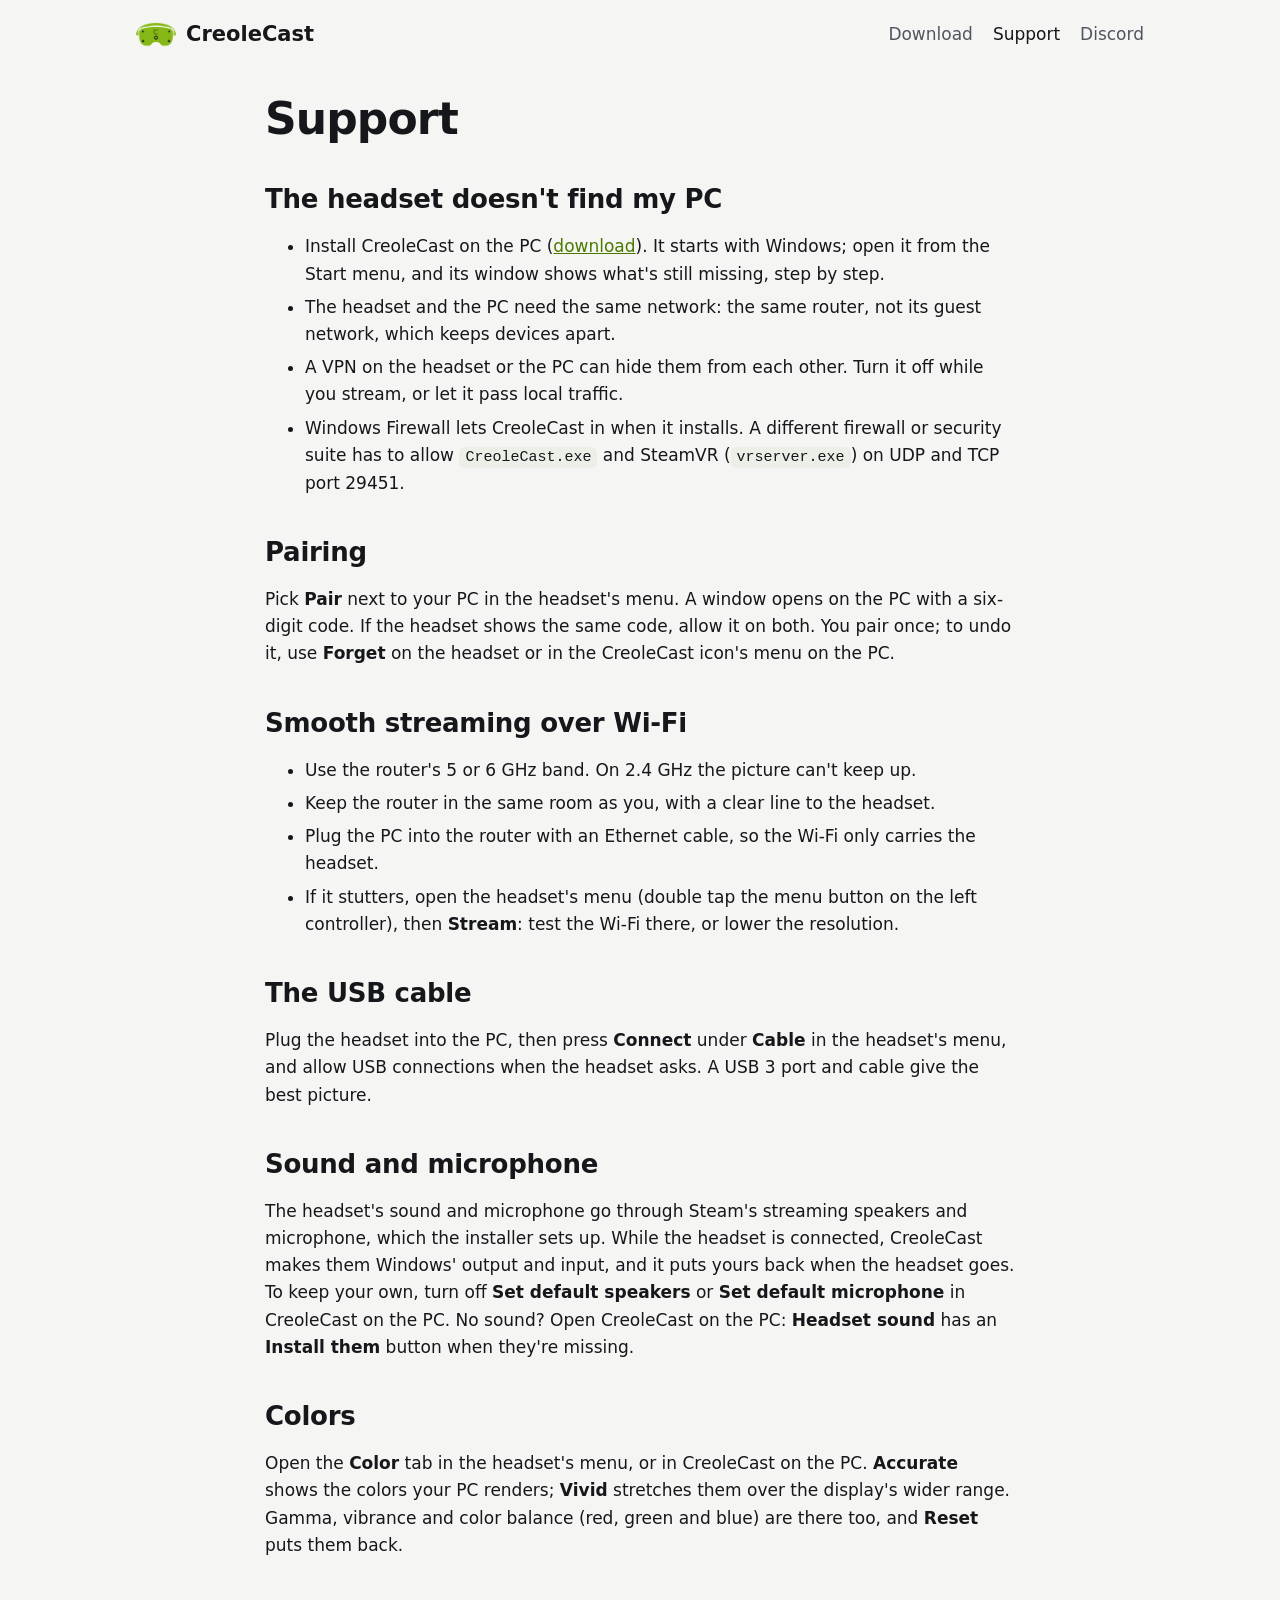
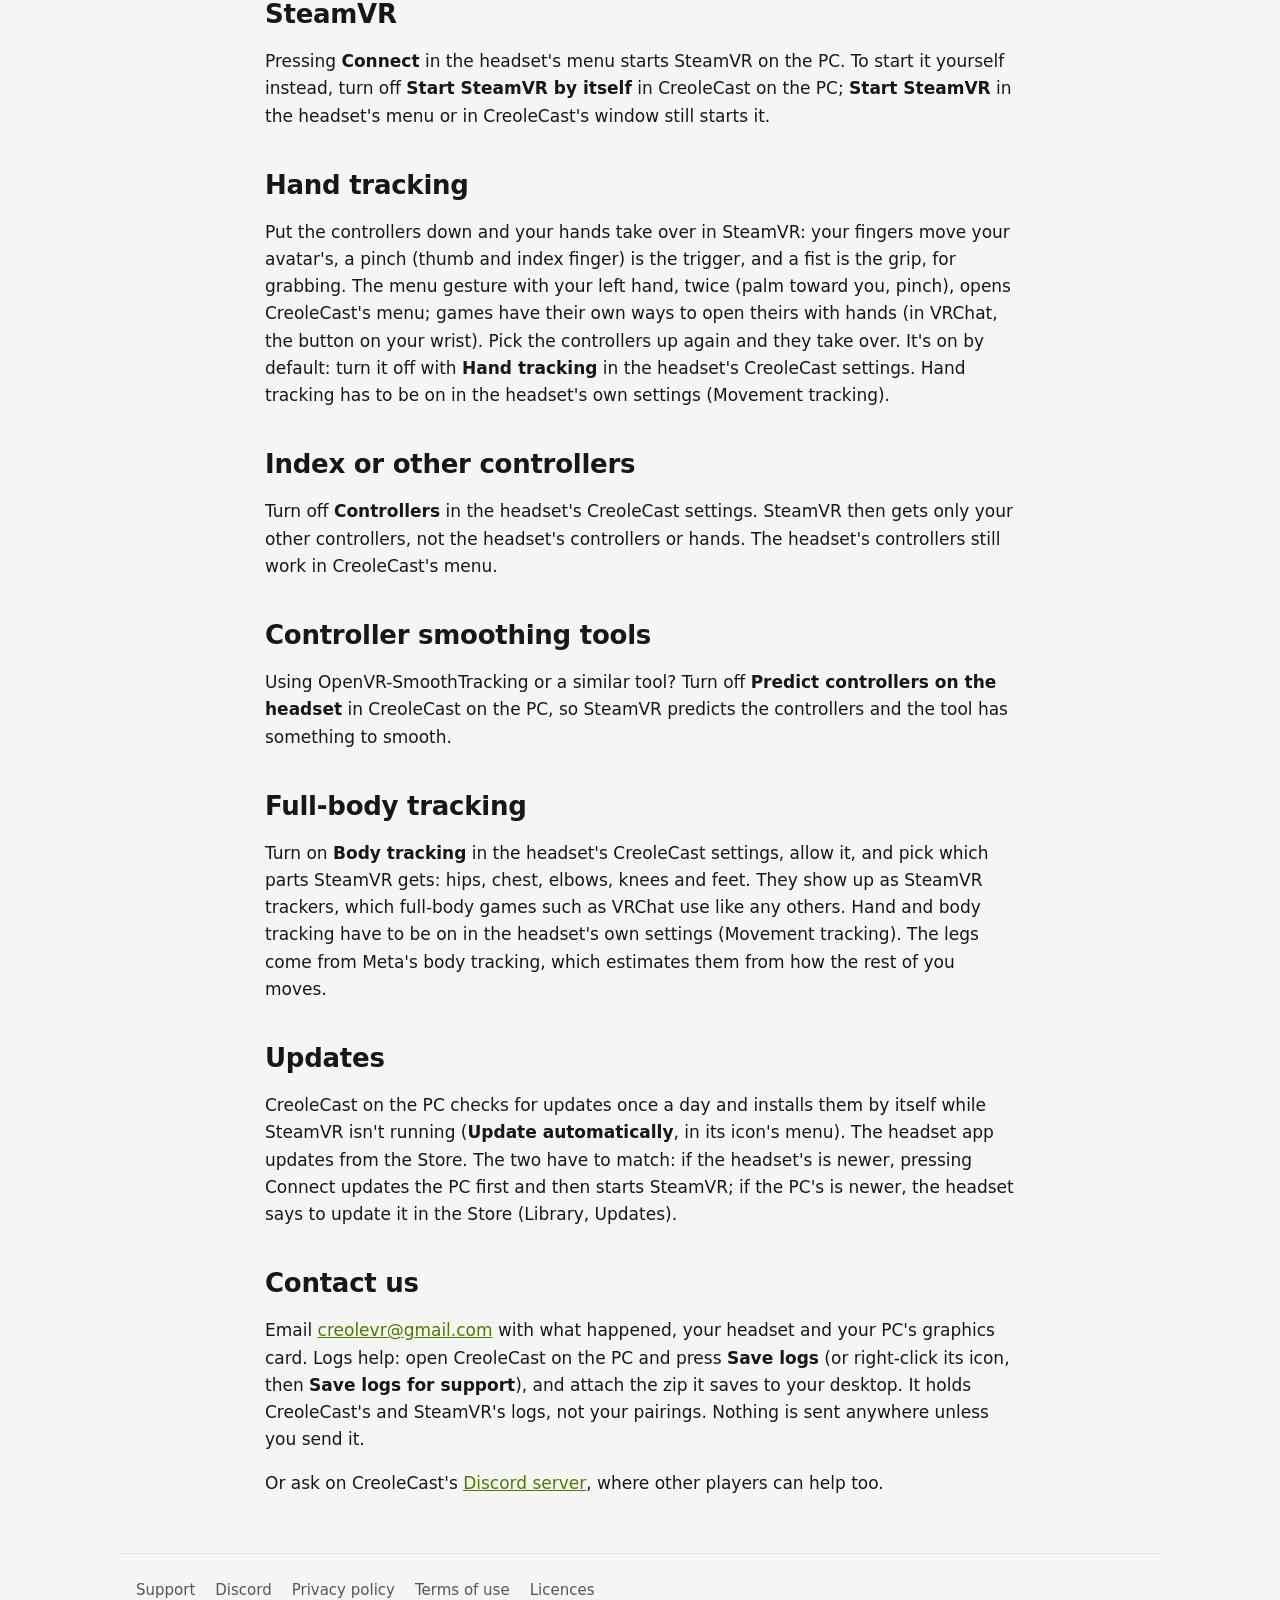
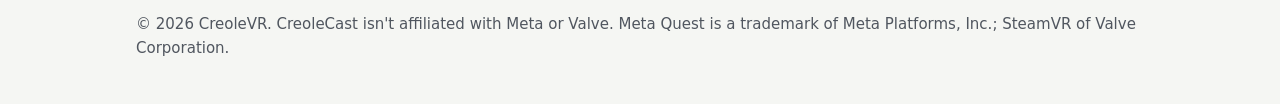
<file: support.html>
<!doctype html>
<html lang="en">
<head>
<meta charset="utf-8">
<meta name="viewport" content="width=device-width, initial-scale=1">
<title>CreoleCast Support</title>
<meta name="description" content="Help with CreoleCast: finding your PC, smooth streaming, the cable, and how to reach us.">
<link rel="stylesheet" href="style.css">
<link rel="icon" href="img/icon-32.png" sizes="32x32" type="image/png">
<link rel="icon" href="img/icon-180.png" sizes="180x180" type="image/png">
<link rel="apple-touch-icon" href="img/icon-180.png">
<meta name="theme-color" content="#121417">
</head>
<body>
<header>
  <a class="brand" href="./"><img src="img/headset-small.png" alt="" width="40" height="26"> CreoleCast</a>
  <nav>
    <a href="./#download">Download</a>
    <a href="support.html" aria-current="page">Support</a>
    <a href="https://discord.gg/XJzeZBkf7q">Discord</a>
  </nav>
</header>
<main class="prose">
  <h1>Support</h1>

  <h2>The headset doesn't find my PC</h2>
  <ul>
    <li>Install CreoleCast on the PC (<a href="./#download">download</a>). It starts with Windows; open it from the Start menu, and its window shows what's still missing, step by step.</li>
    <li>The headset and the PC need the same network: the same router, not its guest network, which keeps devices apart.</li>
    <li>A VPN on the headset or the PC can hide them from each other. Turn it off while you stream, or let it pass local traffic.</li>
    <li>Windows Firewall lets CreoleCast in when it installs. A different firewall or security suite has to allow <code>CreoleCast.exe</code> and SteamVR (<code>vrserver.exe</code>) on UDP and TCP port 29451.</li>
  </ul>

  <h2>Pairing</h2>
  <p>Pick <b>Pair</b> next to your PC in the headset's menu. A window opens on the PC with a six-digit code. If the headset shows the same code, allow it on both. You pair once; to undo it, use <b>Forget</b> on the headset or in the CreoleCast icon's menu on the PC.</p>

  <h2>Smooth streaming over Wi-Fi</h2>
  <ul>
    <li>Use the router's 5 or 6 GHz band. On 2.4 GHz the picture can't keep up.</li>
    <li>Keep the router in the same room as you, with a clear line to the headset.</li>
    <li>Plug the PC into the router with an Ethernet cable, so the Wi-Fi only carries the headset.</li>
    <li>If it stutters, open the headset's menu (double tap the menu button on the left controller), then <b>Stream</b>: test the Wi-Fi there, or lower the resolution.</li>
  </ul>

  <h2>The USB cable</h2>
  <p>Plug the headset into the PC, then press <b>Connect</b> under <b>Cable</b> in the headset's menu, and allow USB connections when the headset asks. A USB 3 port and cable give the best picture.</p>

  <h2>Sound and microphone</h2>
  <p>The headset's sound and microphone go through Steam's streaming speakers and microphone, which the installer sets up. While the headset is connected, CreoleCast makes them Windows' output and input, and it puts yours back when the headset goes. To keep your own, turn off <b>Set default speakers</b> or <b>Set default microphone</b> in CreoleCast on the PC. No sound? Open CreoleCast on the PC: <b>Headset sound</b> has an <b>Install them</b> button when they're missing.</p>

  <h2>Colors</h2>
  <p>Open the <b>Color</b> tab in the headset's menu, or in CreoleCast on the PC. <b>Accurate</b> shows the colors your PC renders; <b>Vivid</b> stretches them over the display's wider range. Gamma, vibrance and color balance (red, green and blue) are there too, and <b>Reset</b> puts them back.</p>

  <h2>SteamVR</h2>
  <p>Pressing <b>Connect</b> in the headset's menu starts SteamVR on the PC. To start it yourself instead, turn off <b>Start SteamVR by itself</b> in CreoleCast on the PC; <b>Start SteamVR</b> in the headset's menu or in CreoleCast's window still starts it.</p>

  <h2>Hand tracking</h2>
  <p>Put the controllers down and your hands take over in SteamVR: your fingers move your avatar's, a pinch (thumb and index finger) is the trigger, and a fist is the grip, for grabbing. The menu gesture with your left hand, twice (palm toward you, pinch), opens CreoleCast's menu; games have their own ways to open theirs with hands (in VRChat, the button on your wrist). Pick the controllers up again and they take over. It's on by default: turn it off with <b>Hand tracking</b> in the headset's CreoleCast settings. Hand tracking has to be on in the headset's own settings (Movement tracking).</p>
  <h2>Index or other controllers</h2>
  <p>Turn off <b>Controllers</b> in the headset's CreoleCast settings. SteamVR then gets only your other controllers, not the headset's controllers or hands. The headset's controllers still work in CreoleCast's menu.</p>
  <h2>Controller smoothing tools</h2>
  <p>Using OpenVR-SmoothTracking or a similar tool? Turn off <b>Predict controllers on the headset</b> in CreoleCast on the PC, so SteamVR predicts the controllers and the tool has something to smooth.</p>
  <h2>Full-body tracking</h2>
  <p>Turn on <b>Body tracking</b> in the headset's CreoleCast settings, allow it, and pick which parts SteamVR gets: hips, chest, elbows, knees and feet. They show up as SteamVR trackers, which full-body games such as VRChat use like any others. Hand and body tracking have to be on in the headset's own settings (Movement tracking). The legs come from Meta's body tracking, which estimates them from how the rest of you moves.</p>

  <h2>Updates</h2>
  <p>CreoleCast on the PC checks for updates once a day and installs them by itself while SteamVR isn't running (<b>Update automatically</b>, in its icon's menu). The headset app updates from the Store. The two have to match: if the headset's is newer, pressing Connect updates the PC first and then starts SteamVR; if the PC's is newer, the headset says to update it in the Store (Library, Updates).</p>

  <h2>Contact us</h2>
  <p>Email <a href="mailto:creolevr@gmail.com">creolevr@gmail.com</a> with what happened, your headset and your PC's graphics card. Logs help: open CreoleCast on the PC and press <b>Save logs</b> (or right-click its icon, then <b>Save logs for support</b>), and attach the zip it saves to your desktop. It holds CreoleCast's and SteamVR's logs, not your pairings. Nothing is sent anywhere unless you send it.</p>
  <p>Or ask on CreoleCast's <a href="https://discord.gg/XJzeZBkf7q">Discord server</a>, where other players can help too.</p>
</main>
<footer>
  <nav><a href="support.html">Support</a><a href="https://discord.gg/XJzeZBkf7q">Discord</a><a href="privacy.html">Privacy policy</a><a href="terms.html">Terms of use</a><a href="licenses.html">Licences</a></nav>
  <p>© 2026 CreoleVR. CreoleCast isn't affiliated with Meta or Valve. Meta Quest is a trademark of Meta Platforms, Inc.; SteamVR of Valve Corporation.</p>
</footer>
</body>
</html>
</file>
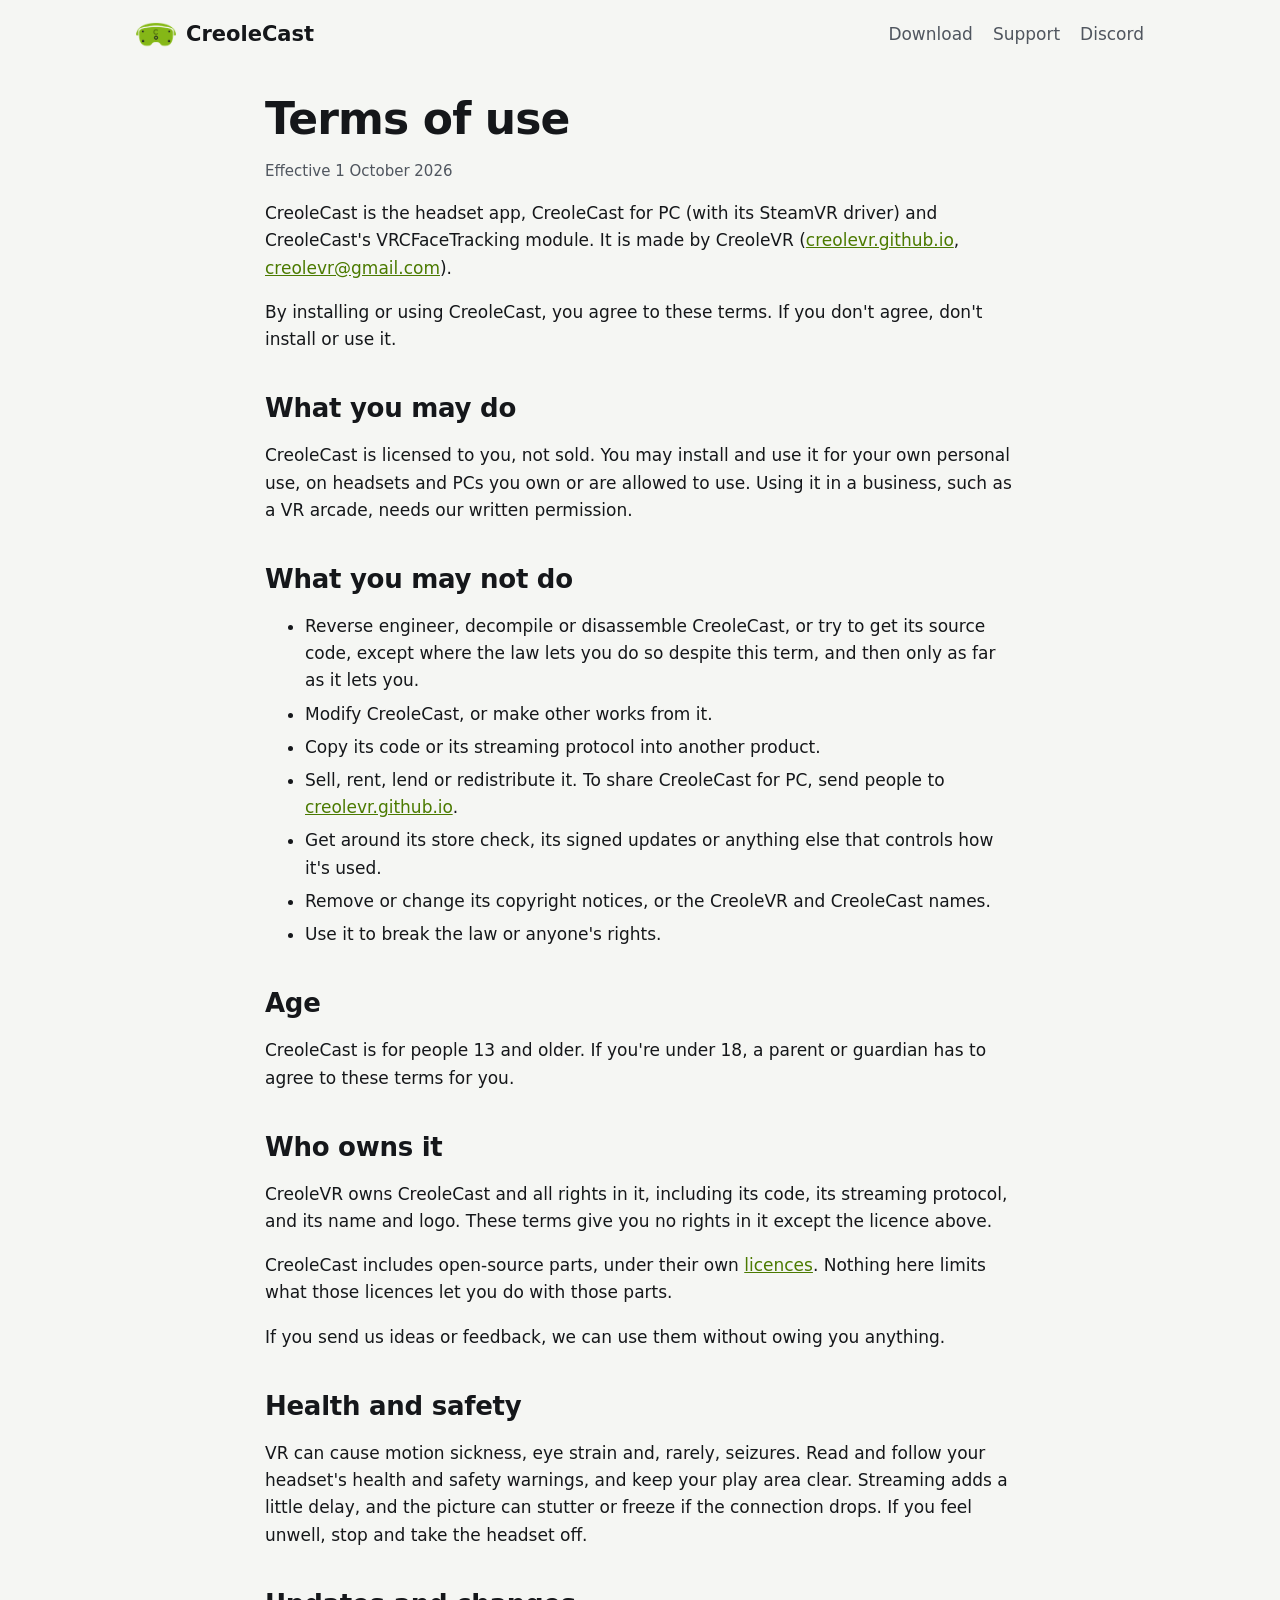
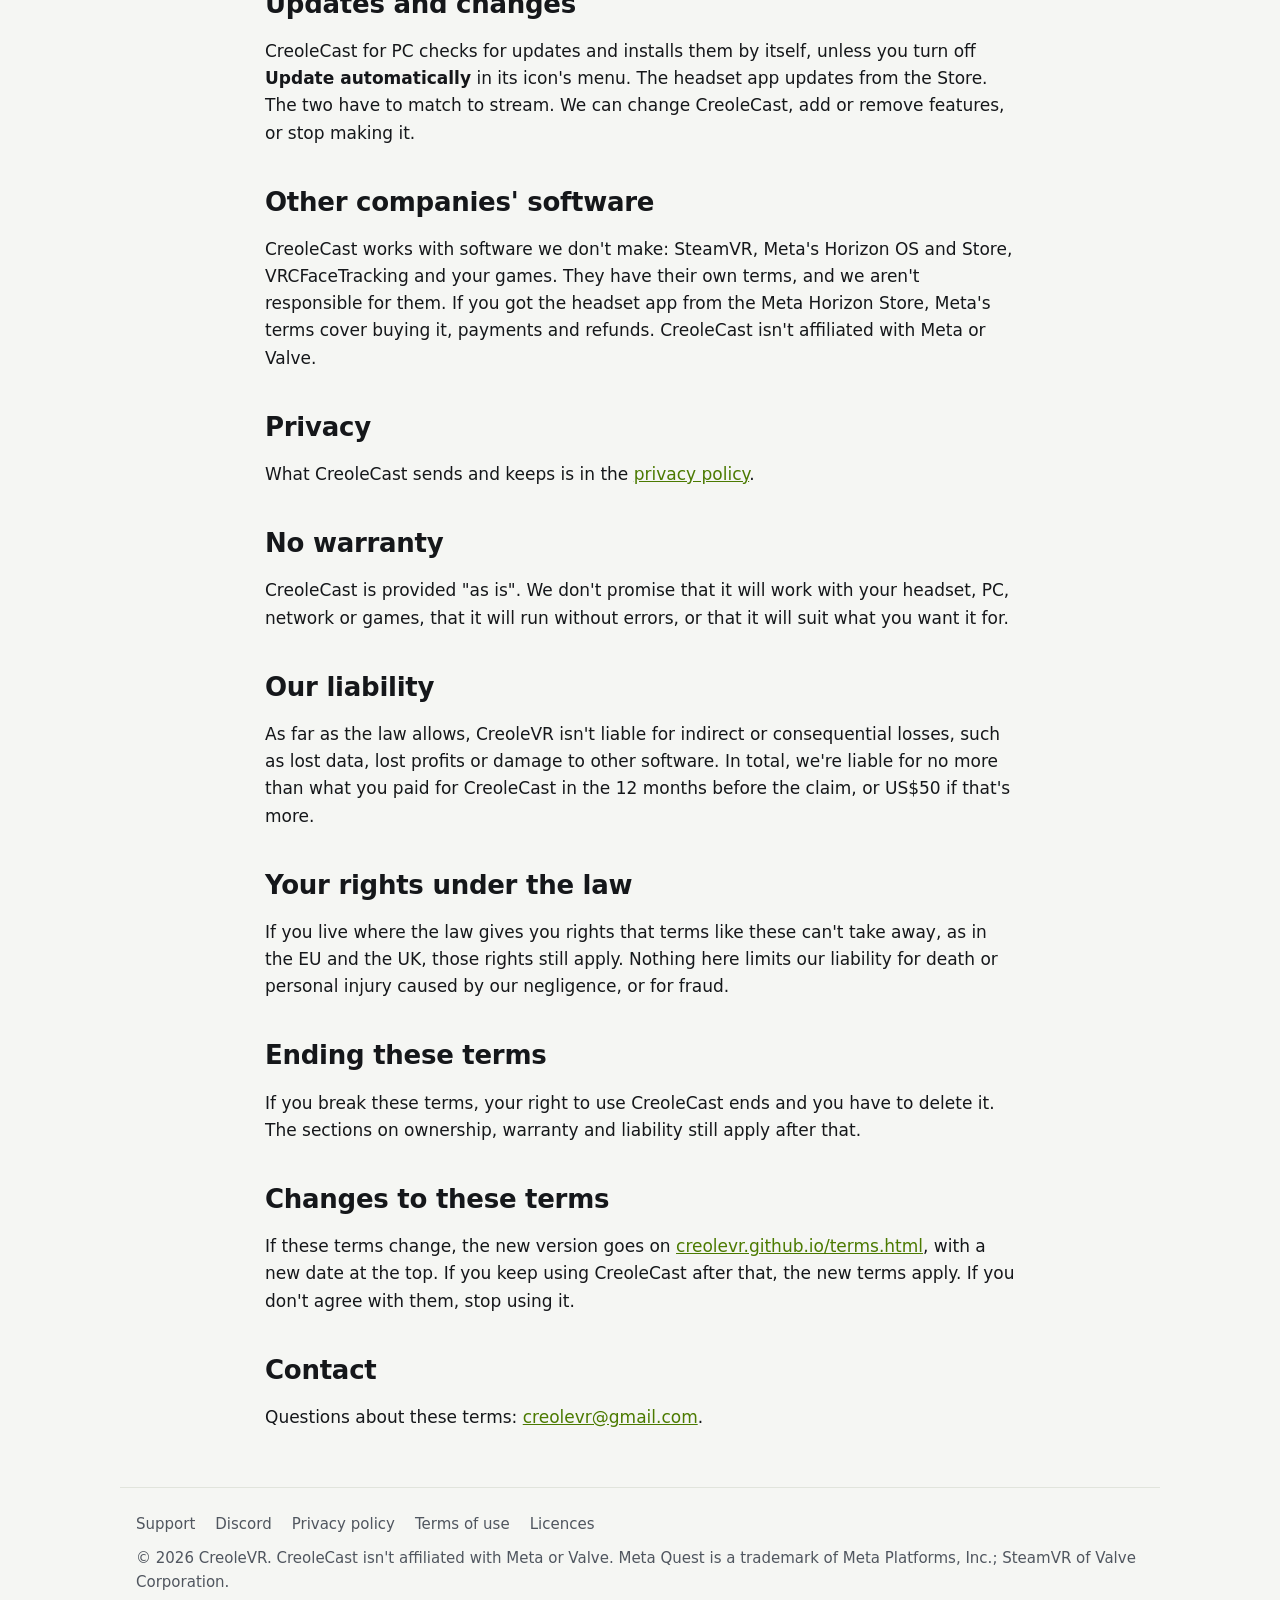
<file: terms.html>
<!doctype html>
<html lang="en">
<head>
<meta charset="utf-8">
<meta name="viewport" content="width=device-width, initial-scale=1">
<title>CreoleCast Terms of Use</title>
<meta name="description" content="The terms for using CreoleCast: what you may do with it, what you may not, and what we're responsible for.">
<link rel="stylesheet" href="style.css">
<link rel="icon" href="img/icon-32.png" sizes="32x32" type="image/png">
<link rel="icon" href="img/icon-180.png" sizes="180x180" type="image/png">
<link rel="apple-touch-icon" href="img/icon-180.png">
<meta name="theme-color" content="#121417">
</head>
<body>
<header>
  <a class="brand" href="./"><img src="img/headset-small.png" alt="" width="40" height="26"> CreoleCast</a>
  <nav>
    <a href="./#download">Download</a>
    <a href="support.html">Support</a>
    <a href="https://discord.gg/XJzeZBkf7q">Discord</a>
  </nav>
</header>
<main class="prose">
  <h1>Terms of use</h1>
  <p class="small">Effective 1 October 2026</p>
  <p>CreoleCast is the headset app, CreoleCast for PC (with its SteamVR driver) and CreoleCast's VRCFaceTracking module. It is made by CreoleVR (<a href="https://creolevr.github.io">creolevr.github.io</a>, <a href="mailto:creolevr@gmail.com">creolevr@gmail.com</a>).</p>
  <p>By installing or using CreoleCast, you agree to these terms. If you don't agree, don't install or use it.</p>

  <h2>What you may do</h2>
  <p>CreoleCast is licensed to you, not sold. You may install and use it for your own personal use, on headsets and PCs you own or are allowed to use. Using it in a business, such as a VR arcade, needs our written permission.</p>

  <h2>What you may not do</h2>
  <ul>
    <li>Reverse engineer, decompile or disassemble CreoleCast, or try to get its source code, except where the law lets you do so despite this term, and then only as far as it lets you.</li>
    <li>Modify CreoleCast, or make other works from it.</li>
    <li>Copy its code or its streaming protocol into another product.</li>
    <li>Sell, rent, lend or redistribute it. To share CreoleCast for PC, send people to <a href="https://creolevr.github.io">creolevr.github.io</a>.</li>
    <li>Get around its store check, its signed updates or anything else that controls how it's used.</li>
    <li>Remove or change its copyright notices, or the CreoleVR and CreoleCast names.</li>
    <li>Use it to break the law or anyone's rights.</li>
  </ul>

  <h2>Age</h2>
  <p>CreoleCast is for people 13 and older. If you're under 18, a parent or guardian has to agree to these terms for you.</p>

  <h2>Who owns it</h2>
  <p>CreoleVR owns CreoleCast and all rights in it, including its code, its streaming protocol, and its name and logo. These terms give you no rights in it except the licence above.</p>
  <p>CreoleCast includes open-source parts, under their own <a href="licenses.html">licences</a>. Nothing here limits what those licences let you do with those parts.</p>
  <p>If you send us ideas or feedback, we can use them without owing you anything.</p>

  <h2>Health and safety</h2>
  <p>VR can cause motion sickness, eye strain and, rarely, seizures. Read and follow your headset's health and safety warnings, and keep your play area clear. Streaming adds a little delay, and the picture can stutter or freeze if the connection drops. If you feel unwell, stop and take the headset off.</p>

  <h2>Updates and changes</h2>
  <p>CreoleCast for PC checks for updates and installs them by itself, unless you turn off <b>Update automatically</b> in its icon's menu. The headset app updates from the Store. The two have to match to stream. We can change CreoleCast, add or remove features, or stop making it.</p>

  <h2>Other companies' software</h2>
  <p>CreoleCast works with software we don't make: SteamVR, Meta's Horizon OS and Store, VRCFaceTracking and your games. They have their own terms, and we aren't responsible for them. If you got the headset app from the Meta Horizon Store, Meta's terms cover buying it, payments and refunds. CreoleCast isn't affiliated with Meta or Valve.</p>

  <h2>Privacy</h2>
  <p>What CreoleCast sends and keeps is in the <a href="privacy.html">privacy policy</a>.</p>

  <h2>No warranty</h2>
  <p>CreoleCast is provided "as is". We don't promise that it will work with your headset, PC, network or games, that it will run without errors, or that it will suit what you want it for.</p>

  <h2>Our liability</h2>
  <p>As far as the law allows, CreoleVR isn't liable for indirect or consequential losses, such as lost data, lost profits or damage to other software. In total, we're liable for no more than what you paid for CreoleCast in the 12 months before the claim, or US$50 if that's more.</p>

  <h2>Your rights under the law</h2>
  <p>If you live where the law gives you rights that terms like these can't take away, as in the EU and the UK, those rights still apply. Nothing here limits our liability for death or personal injury caused by our negligence, or for fraud.</p>

  <h2>Ending these terms</h2>
  <p>If you break these terms, your right to use CreoleCast ends and you have to delete it. The sections on ownership, warranty and liability still apply after that.</p>

  <h2>Changes to these terms</h2>
  <p>If these terms change, the new version goes on <a href="terms.html">creolevr.github.io/terms.html</a>, with a new date at the top. If you keep using CreoleCast after that, the new terms apply. If you don't agree with them, stop using it.</p>

  <h2>Contact</h2>
  <p>Questions about these terms: <a href="mailto:creolevr@gmail.com">creolevr@gmail.com</a>.</p>
</main>
<footer>
  <nav><a href="support.html">Support</a><a href="https://discord.gg/XJzeZBkf7q">Discord</a><a href="privacy.html">Privacy policy</a><a href="terms.html">Terms of use</a><a href="licenses.html">Licences</a></nav>
  <p>© 2026 CreoleVR. CreoleCast isn't affiliated with Meta or Valve. Meta Quest is a trademark of Meta Platforms, Inc.; SteamVR of Valve Corporation.</p>
</footer>
</body>
</html>
</file>
<file: style.css>
:root {
  color-scheme: light;
  --green: #85b717;
  --green-hi: #96c928;
  --on-green: #121417;
  --ink: #121417;
  --ink-top: #1e2126;
  --bg: #f5f6f3;
  --card: #ffffff;
  --text: #15171a;
  --dim: #50565f;
  --line: #e1e4dc;
  --link: #4b7a00;
  --link-hi: #365900;
  --code: #eceee8;
  --max: 1040px;
}
@media (prefers-color-scheme: dark) {
  :root:not([data-theme="light"]) {
    color-scheme: dark;
    --bg: #121417;
    --card: #1b1e23;
    --text: #f0f0f2;
    --dim: #a3a9b3;
    --line: #2a2f37;
    --link: #85b717;
    --link-hi: #a2d63a;
    --code: #23272e;
  }
}
:root[data-theme="dark"] {
  color-scheme: dark;
  --bg: #121417;
  --card: #1b1e23;
  --text: #f0f0f2;
  --dim: #a3a9b3;
  --line: #2a2f37;
  --link: #85b717;
  --link-hi: #a2d63a;
  --code: #23272e;
}
* { box-sizing: border-box; }
html { -webkit-text-size-adjust: 100%; }
body {
  margin: 0;
  background: var(--bg);
  color: var(--text);
  font: 17px/1.6 "Segoe UI", system-ui, -apple-system, Roboto, "Helvetica Neue", Arial, sans-serif;
}
a { color: var(--link); }
a:hover { color: var(--link-hi); }
h1, h2, h3 { font-weight: 600; }
header, main, footer { max-width: var(--max); margin: 0 auto; padding: 0 16px; }
header { display: flex; align-items: center; justify-content: space-between; gap: 12px 24px; padding-top: 18px; padding-bottom: 18px; flex-wrap: wrap; }
.brand { display: flex; align-items: center; gap: 10px; color: var(--text); text-decoration: none; font-weight: 600; font-size: 21px; }
.brand:hover { color: var(--text); }
.brand img { width: 40px; height: auto; flex: none; }
nav { display: flex; gap: 6px 20px; flex-wrap: wrap; }
nav a { color: var(--dim); text-decoration: none; font-weight: 500; }
nav a:hover, nav a[aria-current] { color: var(--text); }

.hero {
  position: relative; overflow: hidden; margin-top: 8px; border-radius: 28px; color: #f0f0f2;
  background: radial-gradient(ellipse 46% 60% at 76% 50%, rgba(133, 183, 23, .2), transparent 70%),
              linear-gradient(var(--ink-top), var(--ink));
  border: 1px solid #2a2f37;
  display: grid; grid-template-columns: 1.25fr 1fr; align-items: center; gap: 24px;
  padding: clamp(28px, 6vw, 64px);
}
.hero h1 { font-size: clamp(34px, 5.6vw, 56px); line-height: 1.08; margin: 0 0 18px; letter-spacing: -0.02em; }
.hero .lead { font-size: clamp(19px, 2.2vw, 22px); color: #c9ced6; margin: 0 0 28px; max-width: 30em; }
.hero .art { width: 100%; max-width: 420px; justify-self: center; height: auto; }
.hero .small { color: #a3a9b3; }
@media (max-width: 760px) {
  .hero { grid-template-columns: 1fr; text-align: left; }
  .hero { background: radial-gradient(ellipse 70% 30% at 50% 18%, rgba(133, 183, 23, .2), transparent 70%),
                      linear-gradient(var(--ink-top), var(--ink)); }
  .hero .art { order: -1; max-width: 240px; justify-self: start; }
}

.button {
  display: inline-block; background: var(--green); color: var(--on-green); text-decoration: none;
  font-weight: 600; padding: 14px 26px; border-radius: 999px; border: 0;
}
.button:hover { background: var(--green-hi); color: var(--on-green); }
.button[aria-disabled="true"] { background: transparent; color: inherit; box-shadow: inset 0 0 0 2px currentColor; opacity: .75; pointer-events: none; }
.buttons { display: flex; gap: 12px 16px; flex-wrap: wrap; align-items: center; }
.small { color: var(--dim); font-size: 15px; }
section { padding: 36px 0 8px; }
h2 { font-size: 30px; margin: 0 0 18px; letter-spacing: -0.01em; line-height: 1.2; }
h3 { font-size: 20px; margin: 0 0 8px; line-height: 1.3; }
.card { background: var(--card); border: 1px solid var(--line); border-radius: 20px; padding: 22px; }
.card p { margin: 0; color: var(--dim); }
.card p + p { margin-top: 12px; }

.pillars { display: grid; grid-template-columns: repeat(auto-fit, minmax(min(100%, 260px), 1fr)); gap: 20px 32px; }
.pillars > div { border-top: 3px solid var(--green); padding-top: 16px; }
.pillars p { margin: 0; color: var(--dim); }

.duo { display: grid; grid-template-columns: repeat(auto-fit, minmax(min(100%, 340px), 1fr)); gap: 16px; }
.panel { border-radius: 24px; padding: clamp(22px, 4vw, 36px); background: var(--card); border: 1px solid var(--line); }
.panel h2 { font-size: 26px; margin-bottom: 10px; }
.panel p { margin: 0; color: var(--dim); font-size: 18px; }
.panel.dark { color: #f0f0f2; border-color: #2a2f37;
  background: radial-gradient(ellipse 60% 80% at 100% 100%, rgba(133, 183, 23, .18), transparent 70%), linear-gradient(var(--ink-top), var(--ink)); }
.panel.dark p { color: #c9ced6; }
.tag { display: inline-block; vertical-align: 2px; margin-left: 6px; padding: 1px 9px; border-radius: 999px; font-size: 13px; font-weight: 600;
  background: var(--green); color: var(--on-green); white-space: nowrap; }

.features { list-style: none; padding: 0; margin: 0; display: grid; grid-template-columns: repeat(auto-fit, minmax(min(100%, 230px), 1fr)); gap: 12px; }
.features li { background: var(--card); border: 1px solid var(--line); border-radius: 16px; padding: 18px; }
.features h3 { font-size: 18px; margin-bottom: 6px; }
.features .tag { display: table; margin: 6px 0 0; }
.features p { margin: 0; color: var(--dim); font-size: 16px; line-height: 1.5; }

.get {
  border-radius: 28px; color: #f0f0f2; border: 1px solid #2a2f37; padding: clamp(26px, 5vw, 52px);
  background: radial-gradient(ellipse 50% 70% at 0% 0%, rgba(133, 183, 23, .16), transparent 70%),
              linear-gradient(var(--ink-top), var(--ink));
}
.get-top { display: flex; flex-wrap: wrap; align-items: center; justify-content: space-between; gap: 20px 40px; }
.get-top > div { min-width: 0; max-width: 36em; }
.get h2 { font-size: clamp(26px, 3.6vw, 36px); margin: 0 0 8px; }
.get p { margin: 0; color: #c9ced6; }
.get .small { color: #a3a9b3; }
.reqs { margin: 32px 0 0; padding-top: 28px; border-top: 1px solid #2f353e;
  display: grid; grid-template-columns: repeat(auto-fit, minmax(min(100%, 200px), 1fr)); gap: 24px 32px; }
.reqs dt { color: var(--green); font-size: 13px; font-weight: 600; letter-spacing: .08em; text-transform: uppercase; margin-bottom: 6px; }
.reqs dd { margin: 0; font-size: 18px; font-weight: 600; line-height: 1.35; }
.reqs dd > span:not(.nw) { display: block; margin-top: 6px; color: #a3a9b3; font-size: 15px; font-weight: 400; line-height: 1.5; }
.reqs a { color: #a2d63a; }
.nw { white-space: nowrap; }
.steps { counter-reset: step; list-style: none; padding: 0; margin: 0; display: grid; gap: 12px; }
.steps li { counter-increment: step; background: var(--card); border: 1px solid var(--line); border-radius: 20px; padding: 18px 22px 18px 74px; position: relative; color: var(--dim); }
.steps li h3 { color: var(--text); }
.steps li::before {
  content: counter(step); position: absolute; left: 20px; top: 17px; width: 36px; height: 36px; border-radius: 50%;
  background: var(--green); color: var(--on-green); font-weight: 700; display: grid; place-items: center;
}
.note { color: var(--dim); font-size: 15px; margin: 18px 0 0; }
.prose { max-width: 46em; }
.prose h1 { font-size: clamp(32px, 5vw, 44px); line-height: 1.15; margin: 24px 0 12px; letter-spacing: -0.02em; }
.prose h2 { margin-top: 40px; font-size: 26px; }
.prose li { margin: 6px 0; }
table { border-collapse: collapse; width: 100%; font-size: 16px; }
th, td { text-align: left; vertical-align: top; padding: 10px 12px; border-bottom: 1px solid var(--line); }
th { color: var(--dim); font-weight: 600; }
.table { overflow-x: auto; }
code { background: var(--code); padding: 2px 6px; border-radius: 6px; font-size: 15px; overflow-wrap: anywhere; }
pre { background: var(--code); padding: 16px; border-radius: 12px; overflow-x: auto; font-size: 13px; line-height: 1.5; white-space: pre-wrap; }
footer { border-top: 1px solid var(--line); margin-top: 56px; padding-top: 24px; padding-bottom: 40px; color: var(--dim); font-size: 15px; }
footer nav { margin-bottom: 10px; }
footer p { margin: 4px 0; }
</file>
